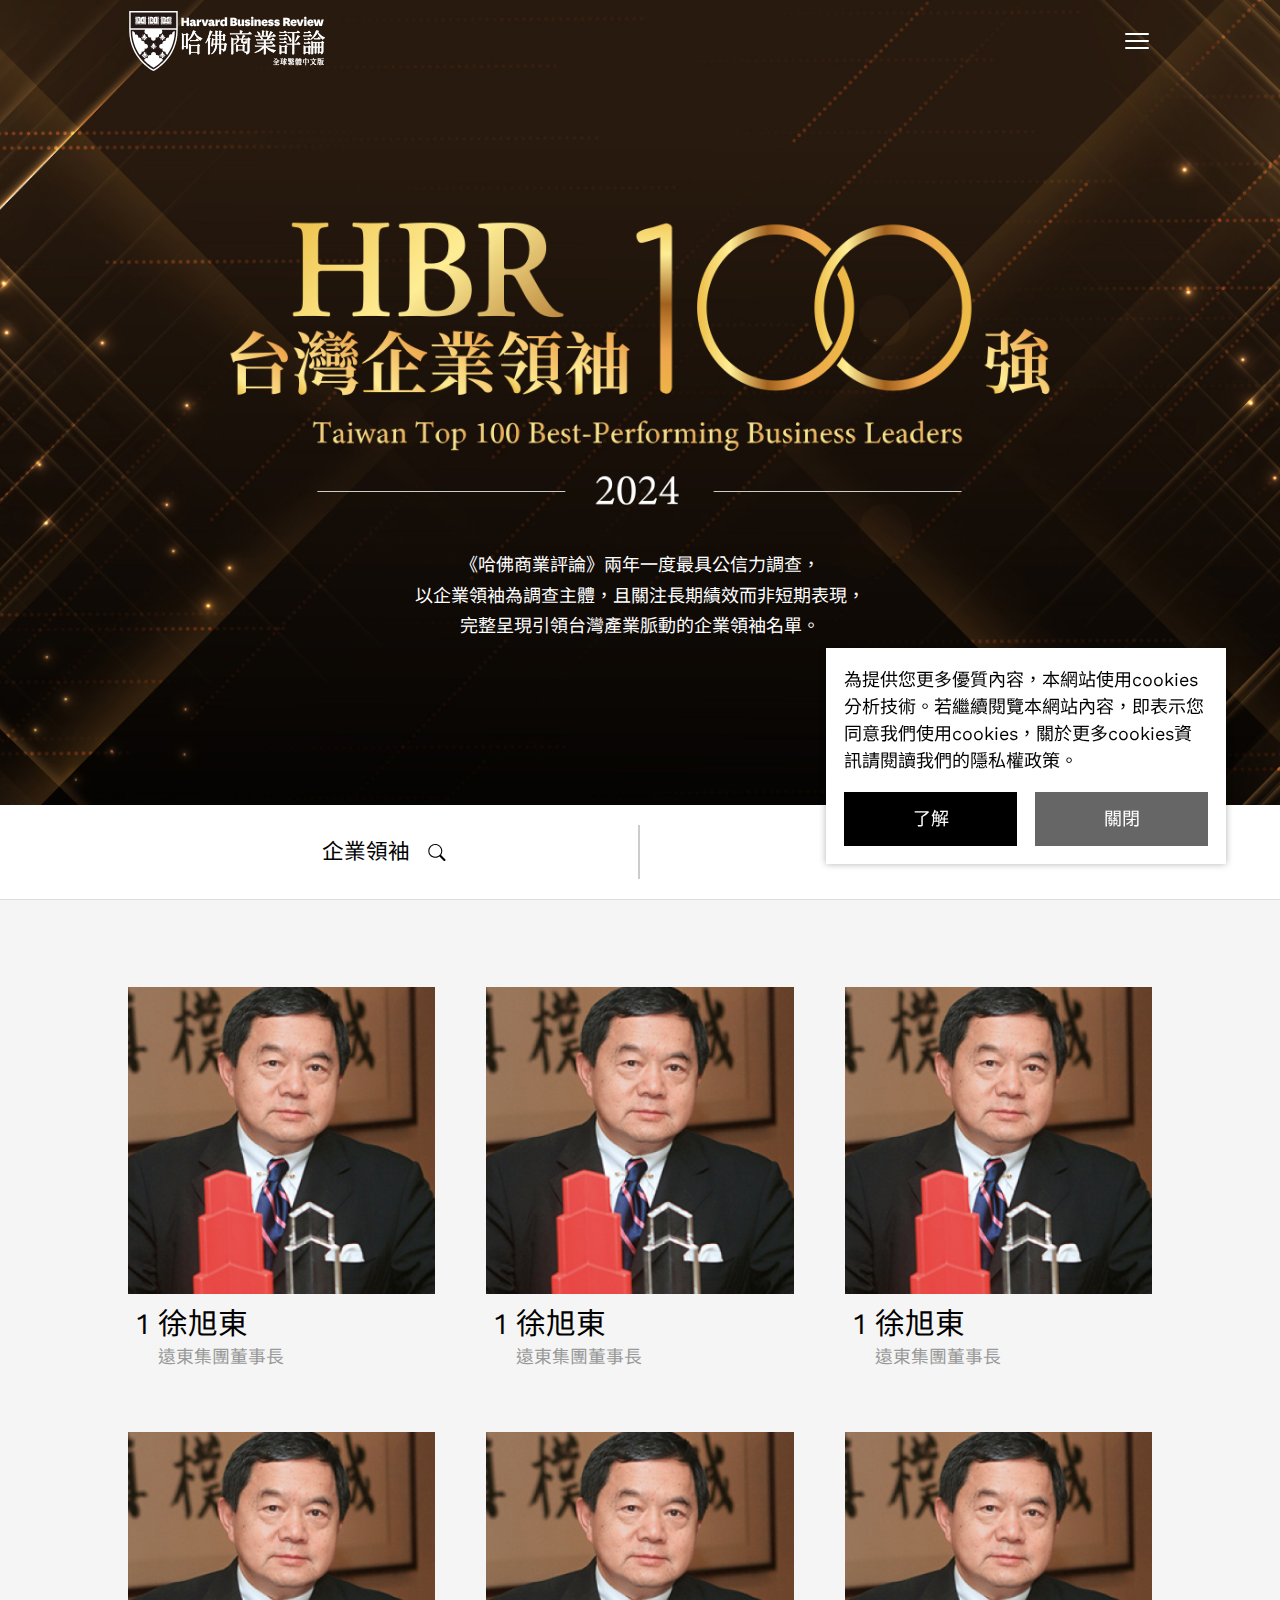
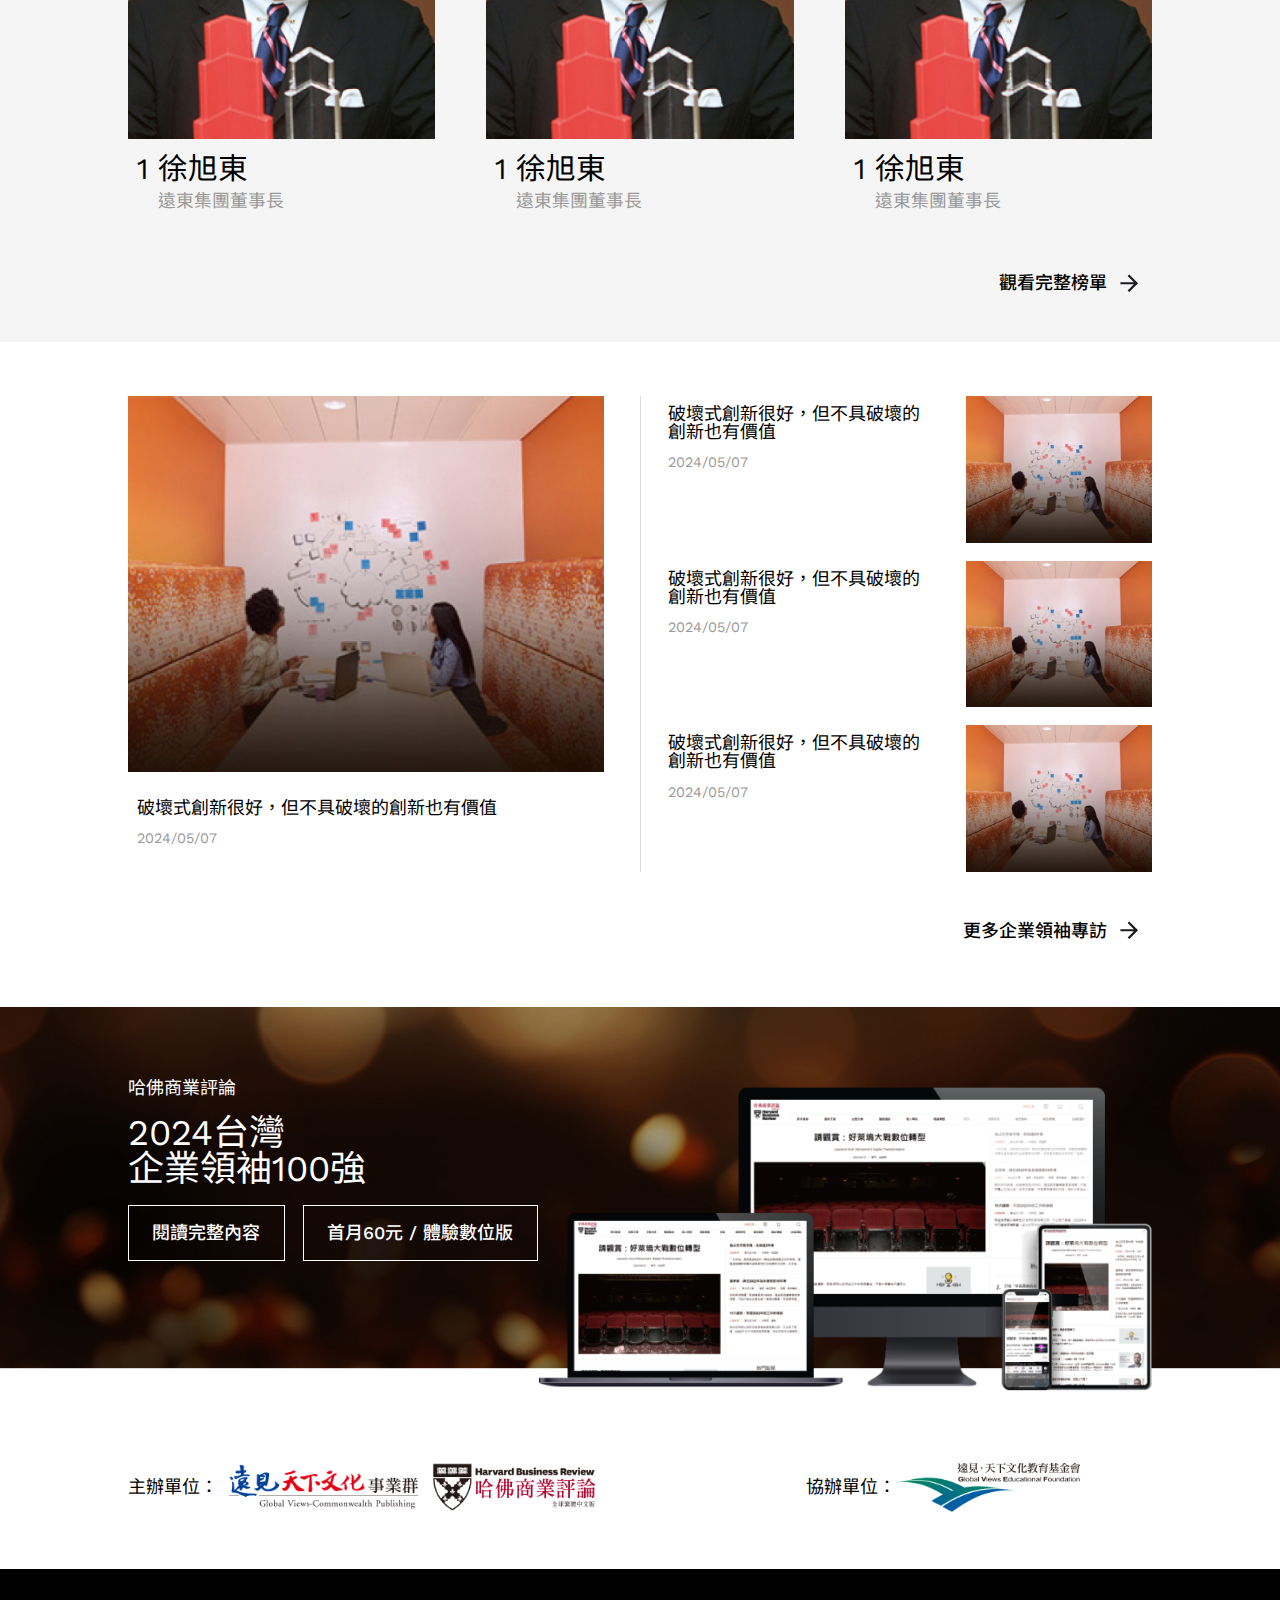
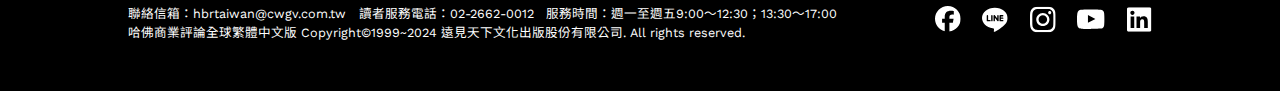
<file: index.html>
<!DOCTYPE html>
<html lang="zh-TW">
<head>
	<meta charset="UTF-8">
	<meta name="viewport" content="width=device-width, initial-scale=1">

	<meta property = "og:type" content="website" />
	<meta property = "og:title" content="HBR台灣企業領袖100強" />
	<meta property = "og:url" content="">
	<meta property = "og:description" content="" >
	<meta property = "og:image" content="img/og_img.jpg" />

	<!-- CSS -->
    <link rel="stylesheet" type="text/css" href="css/reset.min.css">
	<link rel="stylesheet" href="css/swiper-bundle.min.css"/>
	<link rel="stylesheet" type="text/css" href="css/default.css">
	<link rel="stylesheet" type="text/css" href="css/index.css">

	<link rel="icon" href="img/favicon.svg" type="image/x-icon" />

	<!-- js -->
	<script src="js/jquery-3.7.1.min.js"></script>
	<script src="js/swiper-bundle.min.js"></script>
    <script src="js/default.js"></script>

	<title>HBR台灣企業領袖100強</title>
</head>

<body page="index">
   
    <header class="show">
        <div class="logo"><a href="https://www.hbrtaiwan.com/"><img class="origin" src="img/HBR_LOGO.svg"><img class="white" src="img/HBR_LOGO_W.svg"></a></div>
        
        <div class="hem">
            <div class="_t"></div>
            <div class="_m"></div>
            <div class="_b"></div>
        </div>
        <nav>
            <ul class="nav_list">
                <li class="nav_item" caption="index"><a href="index.html"><h2>領袖搜尋</h2></a></li>
                <li class="nav_item" caption="ranking"><a href="ranking.html"><h2>最新榜單</h2></a></li>
                <li class="nav_item" caption="analyze"><a href="analyze.html"><h2>榜單分析</h2></a></li>
                <li class="nav_item" caption="illustrate"><a href="illustrate.html"><h2>評選說明</h2></a></li>
            </ul>
        </nav>
    </header>

    <section id="kv">
        <div class="inner">
            <div class="kv_container">
                <div class="kv_main _animation"></div>
                <div class="kv_content _animation">
                    <p>
                        《哈佛商業評論》兩年一度最具公信力調查，<br>
                        以企業領袖為調查主體，且關注長期績效而非短期表現，<br>
                        完整呈現引領台灣產業脈動的企業領袖名單。
                    </p>
                </div>
            </div>
        </div>

        <div class="filter_bar">
            <div class="inner">
                <dl class="filter_block">
                    <dt>
                        <div class="filter_caption">
                            <div class="_origin">
                                <div class="caption">企業領袖</div><div class="icon"><img src="img/index/icon_search.svg"></div>
                            </div>
                        </div>
                    </dt>
                    <dd>
                        <div class="filter_caption">
                            <div class="_origin _open_filter">
                                <div class="caption">搜尋企業領袖</div>
                                <div class="reset c-gray" onclick="filter_reset()">重置</div>
                                <div class="close"><div class="icon"><img src="img/index/icon_close.svg"></div></div>
                            </div>
                            <div class="_open _open_filter">
                                <div class="search"><input type="text" name="search_leader" placeholder="輸入姓名"><div class="icon"><img src="img/index/icon_search.svg"></div></div>
                                <div class="reset c-gray" onclick="filter_reset()">重置</div>
                                <div class="close"><div class="icon"><img src="img/index/icon_close.svg"></div></div>
                            </div>
                        </div>
                        <dl class="f_category">
                            <dt><div class="f_caption" origin="所有產業" type="type1">所有產業</div><div class="icon"><img src="img/index/icon_arrow.svg"></div></dt>
                            <dd>
                                <dl class="s_category">
                                    <dt><div class="s_caption">大分類1</div></dt>
                                    <dd>
                                        <ul class="list">
                                            <li><label><input type="radio" name="type1" value="航運業">航運業</label></li>
                                            <li><label><input type="radio" name="type1" value="空運業">空運業</label></li>
                                            <li><label><input type="radio" name="type1" value="半導體業">半導體業</label></li>
                                            <li><label><input type="radio" name="type1" value="電腦周邊設備">電腦周邊設備</label></li>
                                            <li><label><input type="radio" name="type1" value="物流業">物流業</label></li>
                                        </ul>
                                    </dd>
                                </dl>
                                <dl class="s_category">
                                    <dt><div class="s_caption">大分類2</div></dt>
                                    <dd>
                                        <ul class="list">
                                            <li><label><input type="radio" name="type1" value="銀行業">銀行業</label></li>
                                            <li><label><input type="radio" name="type1" value="保險業">保險業</label></li>
                                            <li><label><input type="radio" name="type1" value="證券業">證券業</label></li>
                                        </ul>
                                    </dd>
                                </dl>
                            </dd>
                        </dl>

                        <dl class="f_category">
                            <dt><div class="f_caption" origin="所有公司" type="type2">所有公司</div><div class="icon"><img src="img/index/icon_arrow.svg"></div></dt>
                            <dd>
                                <dl class="s_category">
                                    <dt><div class="s_caption">大分類1</div></dt>
                                    <dd>
                                        <ul class="list">
                                            <li><label><input type="radio" name="type2" value="公司小分類1">公司小分類1</label></li>
                                            <li><label><input type="radio" name="type2" value="公司小分類2">公司小分類2</label></li>
                                            <li><label><input type="radio" name="type2" value="公司小分類3">公司小分類3</label></li>
                                        </ul>
                                    </dd>
                                </dl>
                                <dl class="s_category">
                                    <dt><div class="s_caption">大分類2</div></dt>
                                    <dd>
                                        <ul class="list">
                                            <li><label><input type="radio" name="type2" value="公司小分類4">公司小分類4</label></li>
                                            <li><label><input type="radio" name="type2" value="公司小分類5">公司小分類5</label></li>
                                            <li><label><input type="radio" name="type2" value="公司小分類6">公司小分類6</label></li>
                                            <li><label><input type="radio" name="type2" value="公司小分類7">公司小分類7</label></li>
                                            <li><label><input type="radio" name="type2" value="公司小分類8">公司小分類8</label></li>
                                        </ul>
                                    </dd>
                                </dl>
                            </dd>
                        </dl>

                        <dl class="f_category">
                            <dt><div class="f_caption" origin="姓名" type="type3">姓名</div><div class="c-gray">必填</div><div class="icon"><img src="img/index/icon_arrow.svg"></div></dt>
                            <dd>
                                <dl class="s_category">
                                    <dt><div class="s_caption">大分類1</div></dt>
                                    <dd>
                                        <ul class="list">
                                            <li><label><input type="radio" name="type3" value="徐旭東1">徐旭東1</label></li>
                                            <li><label><input type="radio" name="type3" value="徐旭東2">徐旭東2</label></li>
                                            <li><label><input type="radio" name="type3" value="徐旭東3">徐旭東3</label></li>
                                        </ul>
                                    </dd>
                                </dl>
                                <dl class="s_category">
                                    <dt><div class="s_caption">大分類2</div></dt>
                                    <dd>
                                        <ul class="list">
                                            <li><label><input type="radio" name="type3" value="徐旭東4">徐旭東4</label></li>
                                            <li><label><input type="radio" name="type3" value="徐旭東5">徐旭東5</label></li>
                                            <li><label><input type="radio" name="type3" value="徐旭東6">徐旭東6</label></li>
                                            <li><label><input type="radio" name="type3" value="徐旭東7">徐旭東7</label></li>
                                            <li><label><input type="radio" name="type3" value="徐旭東8">徐旭東8</label></li>
                                        </ul>
                                    </dd>
                                </dl>
                            </dd>
                        </dl>
                    </dd>
                </dl>


                <dl class="filter_block">
                    <dt>
                        <div class="filter_caption">
                            <div class="_origin">
                                <div class="caption">年度榜單</div><div class="icon"><img src="img/index/icon_arrow.svg"></div>
                            </div>
                        </div>
                    </dt>
                    <dd>
                        <div class="filter_caption">
                            <div class="_origin _open_filter">
                                <div class="caption">年度榜單</div><div class="close icon"><img src="img/index/icon_close.svg"></div>
                            </div>
                        </div>
                        <ul class="list years">
                            <li><label><input type="radio" name="year" value="2024">2024</label></li>
                            <li><label><input type="radio" name="year" value="2022">2022</label></li>
                            <li><label><input type="radio" name="year" value="2020">2020</label></li>
                            <li><label><input type="radio" name="year" value="2018">2018</label></li>
                            <li><label><input type="radio" name="year" value="2016">2016</label></li>
                        </ul>
                    </dd>
                </dl>
            </div>
        </div>
    </section>

    <section id="character_list">
        <div class="inner">
            <ul class="list flex">
                <li>
                    <a href="leader.html">
                        <div class="photo"><img src="img/index/characters/001.jpg"></div>
                        <div class="content">
                            <div class="index">1</div>
                            <div class="name"><h3>徐旭東</h3></div>
                            <div class="title">遠東集團董事長</div>
                        </div>
                    </a>
                </li>
                <li>
                    <a href="leader.html">
                        <div class="photo"><img src="img/index/characters/001.jpg"></div>
                        <div class="content">
                            <div class="index">1</div>
                            <div class="name"><h3>徐旭東</h3></div>
                            <div class="title">遠東集團董事長</div>
                        </div>
                    </a>
                </li>
                <li>
                    <a href="leader.html">
                        <div class="photo"><img src="img/index/characters/001.jpg"></div>
                        <div class="content">
                            <div class="index">1</div>
                            <div class="name"><h3>徐旭東</h3></div>
                            <div class="title">遠東集團董事長</div>
                        </div>
                    </a>
                </li>
                <li>
                    <a href="leader.html">
                        <div class="photo"><img src="img/index/characters/001.jpg"></div>
                        <div class="content">
                            <div class="index">1</div>
                            <div class="name"><h3>徐旭東</h3></div>
                            <div class="title">遠東集團董事長</div>
                        </div>
                    </a>
                </li>
                <li>
                    <a href="leader.html">
                        <div class="photo"><img src="img/index/characters/001.jpg"></div>
                        <div class="content">
                            <div class="index">1</div>
                            <div class="name"><h3>徐旭東</h3></div>
                            <div class="title">遠東集團董事長</div>
                        </div>
                    </a>
                </li>
                <li>
                    <a href="leader.html">
                        <div class="photo"><img src="img/index/characters/001.jpg"></div>
                        <div class="content">
                            <div class="index">1</div>
                            <div class="name"><h3>徐旭東</h3></div>
                            <div class="title">遠東集團董事長</div>
                        </div>
                    </a>
                </li>
            </ul>
            <div class="cta">
                <div class="cta_btn"><a href="ranking.html">觀看完整榜單 <div class="icon"><img src="img/icon_arrow_full.svg"></div></a></div>
            </div>
        </div>
    </section>

    <section id="special_column">
        <div class="inner ">
            <div class="list_wrap flex">
                <div class="big_side">
                    <a href="" class="column_item">
                        <div class="img"><img src="img/column/01.jpg" alt=""></div>
                        <div class="content">
                            <div class="caption"><h4>破壞式創新很好，但不具破壞的創新也有價值</h4></div>
                            <div class="date">2024/05/07</div>
                        </div>
                    </a>
                </div>
                <div class="list_side">
                    <a href="" class="column_item">
                        <div class="img"><img src="img/column/01.jpg" alt=""></div>
                        <div class="content">
                            <div class="caption"><h4>破壞式創新很好，但不具破壞的創新也有價值</h4></div>
                            <div class="date">2024/05/07</div>
                        </div>
                    </a>
                    <a href="" class="column_item">
                        <div class="img"><img src="img/column/01.jpg" alt=""></div>
                        <div class="content">
                            <div class="caption"><h4>破壞式創新很好，但不具破壞的創新也有價值</h4></div>
                            <div class="date">2024/05/07</div>
                        </div>
                    </a>
                    <a href="" class="column_item">
                        <div class="img"><img src="img/column/01.jpg" alt=""></div>
                        <div class="content">
                            <div class="caption"><h4>破壞式創新很好，但不具破壞的創新也有價值</h4></div>
                            <div class="date">2024/05/07</div>
                        </div>
                    </a>
                    <a href="" class="column_item">
                        <div class="img"><img src="img/column/01.jpg" alt=""></div>
                        <div class="content">
                            <div class="caption"><h4>破壞式創新很好，但不具破壞的創新也有價值</h4></div>
                            <div class="date">2024/05/07</div>
                        </div>
                    </a>
                </div>
            </div>
            <div class="cta">
                <div class="cta_btn"><a href="https://www.hbrtaiwan.com/taiwan-ceo" target="_blank">更多企業領袖專訪 <div class="icon"><img src="img/icon_arrow_full.svg"></div></a></div>
            </div>
        </div>
        
        
    </section>

    <div id="privarite_popup">
        <div class="content">
            <p>為提供您更多優質內容，本網站使用cookies分析技術。若繼續閱覽本網站內容，即表示您同意我們使用cookies，關於更多cookies資訊請閱讀我們的<strong>隱私權政策</strong>。</p>
        </div>
        <div class="confirm">
            <div class="btn _black"><a href="">了解</a></div>
            <div class="btn _gray"><a href="javascript:close_privarite_popup()">關閉</a></div>
        </div>
    </div>

    <footer >
        <div class="content">
            <div class="inner flex">
                <div class="flex_item _main">
                    <div class="subtitle"><h4>哈佛商業評論</h4></div>
                    <div class="title"><h1>2024台灣<br>企業領袖100強</h1></div>
                    <div class="cta flex">
                        <div class="cta_btn"><a href="https://www.hbrtaiwan.com/magazine/HBR193" target="_blank">閱讀完整內容</a></div>
                        <div class="cta_btn"><a href="https://service.hbrtaiwan.com/mall/subscribe" target="_blank">首月60元 / 體驗數位版</a></div>
                    </div>
                </div>
                <div class="flex_item _img">
                    <div class="monitor"><img src="img/footer_monitor.png"></div>
                </div>
            </div>
        </div>
        <div class="organiser">
            <div class="inner flex">
                <div class="_main flex_item">
                    <div class="caption">主辦單位：</div>
                    <div class="logo _01"><img src="img/footer_logo1.png" alt="遠見天下文化事業群"></div>
                    <div class="logo _02"><img src="img/HBRLOGO.png" alt="哈佛商業評論"></div>
                </div>
                <div class="_co flex_item">
                    <div class="caption">協辦單位：</div>
                    <div class="logo _03"><img src="img/footer_logo2.png" alt="遠見-天下文化教育基金會"></div>
                </div>
            </div>
        </div>
        <div class="bottom">
            <div class="inner">
                <div class="info flex">
                    <ul class="footer_infomation">
                        <li>聯絡信箱：hbrtaiwan@cwgv.com.tw​</li>
                        <li>讀者服務電話：02-2662-0012</li>
                        <li>服務時間：週一至週五9:00～12:30；13:30～17:00</li>
                    </ul>
                    <div class="cpr">哈佛商業評論全球繁體中文版 Copyright©1999~2024 遠見天下文化出版股份有限公司. All rights reserved.​</div>
                </div>
                <ul class="social_media flex">
                    <li><a href="https://www.facebook.com/hbrtaiwan" target="_blank" title="Facebook"><img src="img/Social Icons_fb.svg"></a></li>
                    <li><a href="https://line.me/R/ti/p/%40zfc8021l" target="_blank" title="LINE"><img src="img/Social Icons_line.svg"></a></li>
                    <li><a href="https://www.instagram.com/hbrtaiwan" target="_blank" title="Instagram"><img src="img/Social Icons_ig.svg"></a></li>
                    <li><a href="https://www.youtube.com/channel/UCNY32GQOXDAV20ziNZLyXnA" target="_blank" title="YouTube"><img src="img/Social Icons_yt.svg"></a></li>
                    <li><a href="https://tw.linkedin.com/company/hbrtaiwan" target="_blank" title="Linkedin"><img src="img/Social Icons_in.svg"></a></li>
                </ul>
            </div>
        </div>
        
    </footer>
    
    <script src="js/index.js"></script>
</body>

</html>
</file>
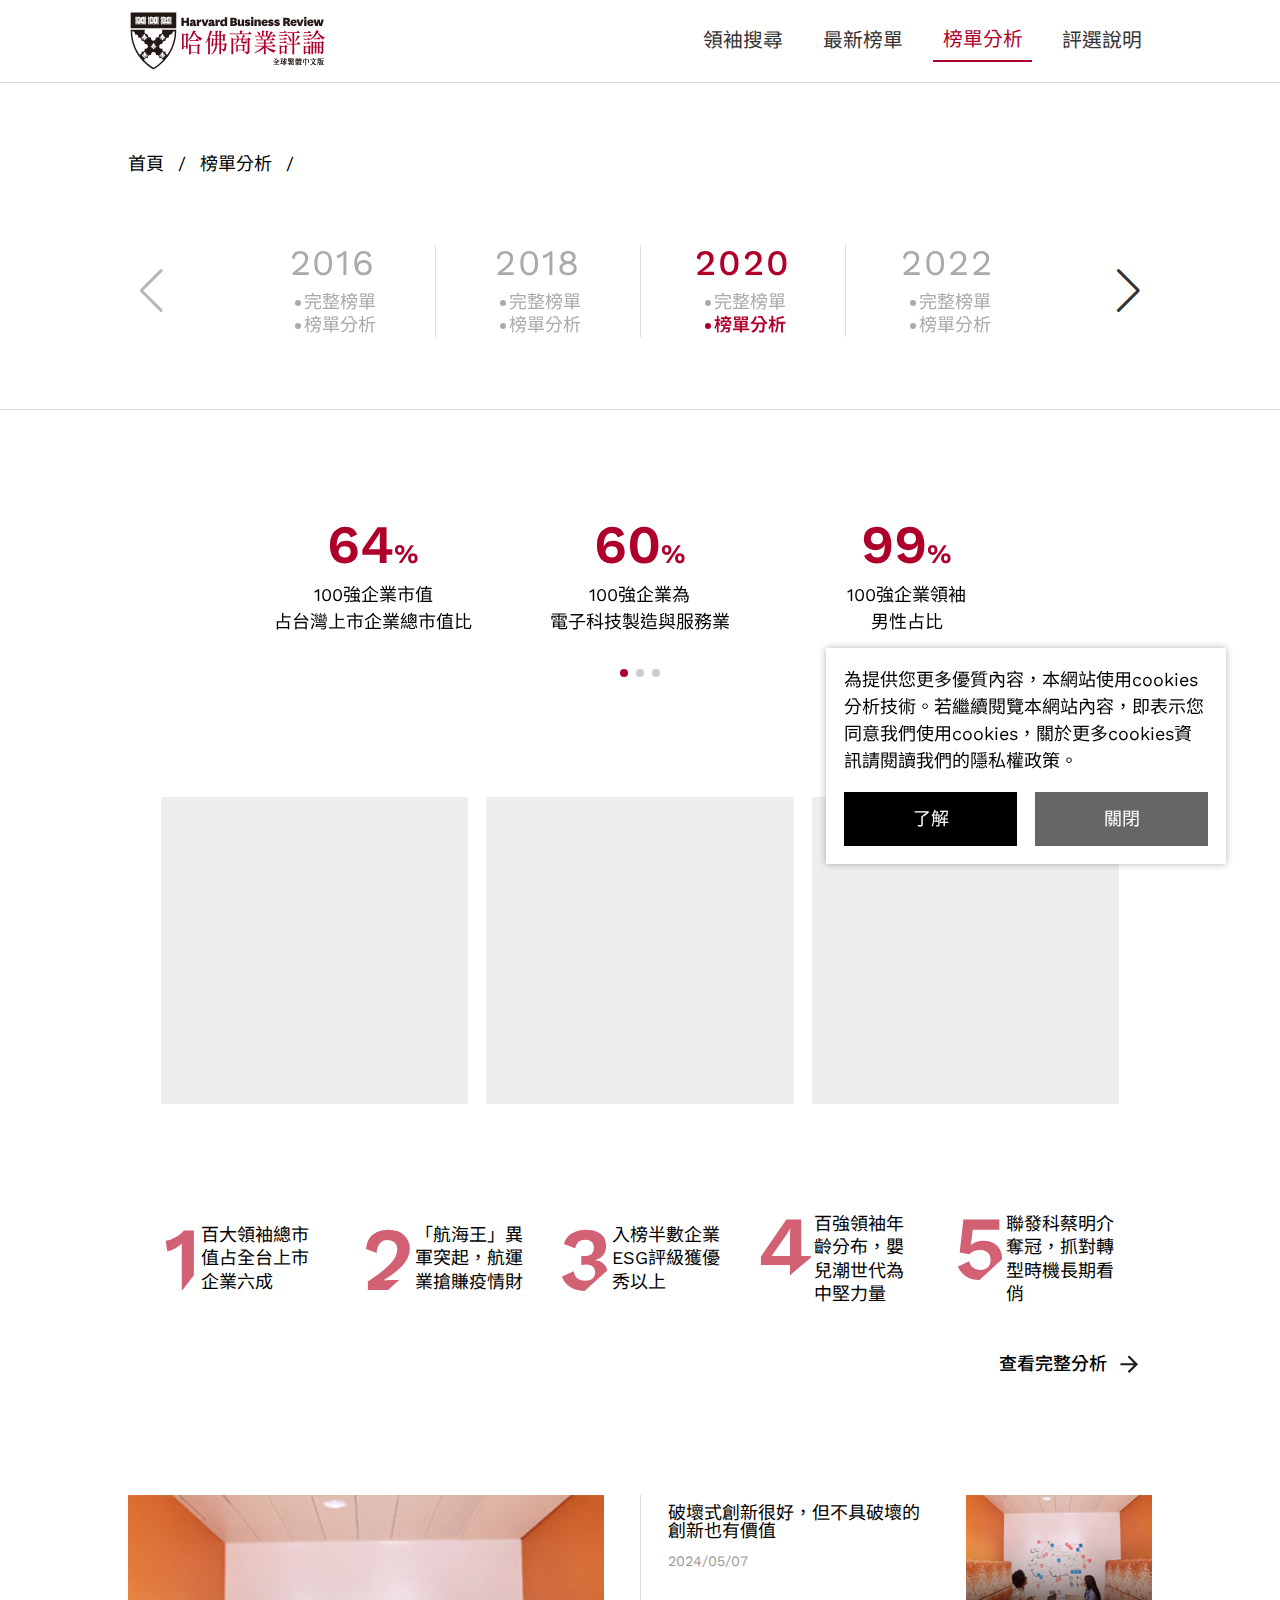
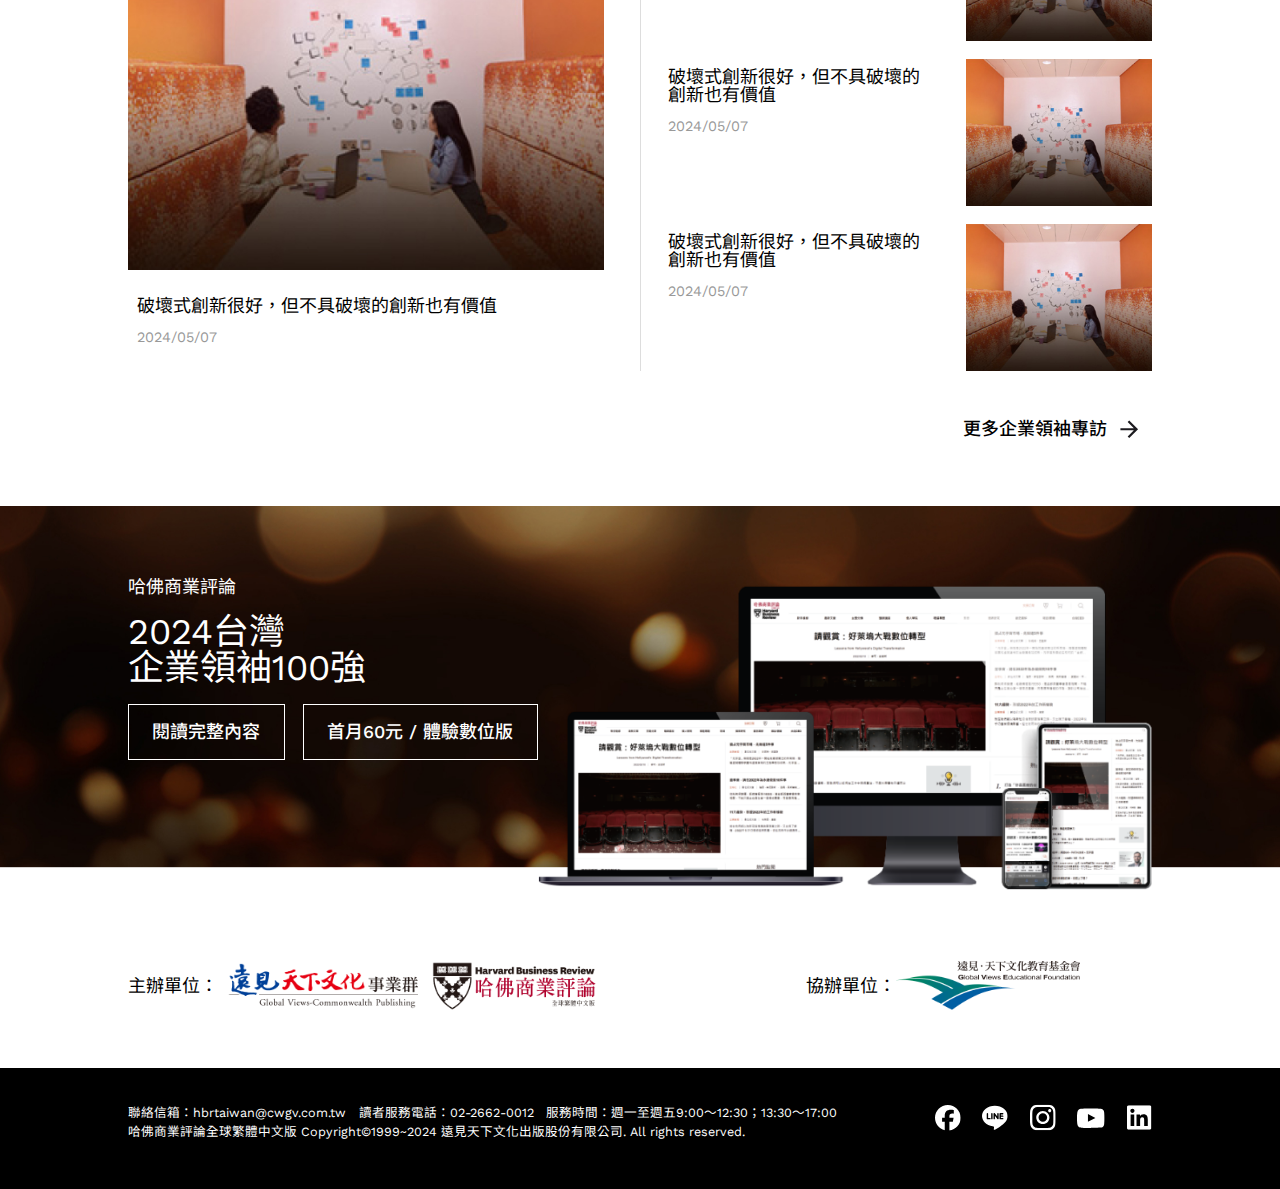
<file: analyze.html>
<!DOCTYPE html>
<html lang="zh-TW">
<head>
	<meta charset="UTF-8">
	<meta name="viewport" content="width=device-width, initial-scale=1">

	<meta property = "og:type" content="website" />
	<meta property = "og:title" content="HBR台灣企業領袖100強" />
	<meta property = "og:url" content="">
	<meta property = "og:description" content="" >
	<meta property = "og:image" content="img/og_img.jpg" />

	<!-- CSS -->
    <link rel="stylesheet" type="text/css" href="css/reset.min.css">
	<link rel="stylesheet" href="css/swiper-bundle.min.css"/>
	<link rel="stylesheet" type="text/css" href="css/default.css">
	<link rel="stylesheet" type="text/css" href="css/analyze.css">

	<link rel="icon" href="img/favicon.svg" type="image/x-icon" />

	<!-- js -->
	<script src="js/jquery-3.7.1.min.js"></script>
	<script src="js/swiper-bundle.min.js"></script>
    <script src="js/default.js"></script>

	<title>HBR台灣企業領袖100強</title>
</head>

<body page="analyze">
   
    <header class="show scroll">
        <div class="logo"><a href="https://www.hbrtaiwan.com/"><img class="origin" src="img/HBR_LOGO.svg"><img class="white" src="img/HBR_LOGO_W.svg"></a></div>
        
        <div class="hem">
            <div class="_t"></div>
            <div class="_m"></div>
            <div class="_b"></div>
        </div>
        <nav>
            <ul class="nav_list">
                <li class="nav_item" caption="index"><a href="index.html"><h2>領袖搜尋</h2></a></li>
                <li class="nav_item" caption="ranking"><a href="ranking.html"><h2>最新榜單</h2></a></li>
                <li class="nav_item" caption="analyze"><a href="analyze.html"><h2>榜單分析</h2></a></li>
                <li class="nav_item" caption="illustrate"><a href="illustrate.html"><h2>評選說明</h2></a></li>
            </ul>
        </nav>
    </header>

    <section id="bread_crumbs">
        <div class="inner">
            <ul class="list">
                <li><a href="index.html">首頁</a></li>
                <li><a href="">榜單分析</a></li>
            </ul>
        </div>
    </section>

    <section id="select_list">
        <div class="inner">
            <div class="swiper _years_list">
                <div class="swiper-wrapper">
                    <div data-hash="slide_2016" class="swiper-slide">
                        <div class="caption">2016</div>
                        <ul class="link_list">
                            <li class=""><a href="ranking.html">完整榜單</a></li>
                            <li class=""><a href="analyze.html#slide_2016">榜單分析</a></li>
                        </ul>
                    </div>
                    <div data-hash="slide_2018" class="swiper-slide">
                        <div class="caption">2018</div>
                        <ul class="link_list">
                            <li class=""><a href="ranking.html">完整榜單</a></li>
                            <li class=""><a href="analyze.html#slide_2018">榜單分析</a></li>
                        </ul>
                    </div>
                    <div data-hash="slide_2020" class="swiper-slide">
                        <div class="caption active">2020</div>
                        <ul class="link_list">
                            <li class=""><a href="ranking.html">完整榜單</a></li>
                            <li class="active"><a href="analyze.html#slide_2020">榜單分析</a></li>
                        </ul>
                    </div>
                    <div data-hash="slide_2022" class="swiper-slide">
                        <div class="caption">2022</div>
                        <ul class="link_list">
                            <li class=""><a href="ranking.html">完整榜單</a></li>
                            <li class=""><a href="analyze.html#slide_2022">榜單分析</a></li>
                        </ul>
                    </div>
                    <div data-hash="slide_2024" class="swiper-slide">
                        <div class="caption">2024</div>
                        <ul class="link_list">
                            <li class=""><a href="ranking.html">完整榜單</a></li>
                            <li class=""><a href="analyze.html#slide_2024">榜單分析</a></li>
                        </ul>
                    </div>
                </div>
            </div>
            
            <div class="swiper-button-prev"></div>
            <div class="swiper-button-next"></div>
        </div>
    </section>

    <section id="data_slide">
        <div class="inner">
            <div class="swiper _data_list">
                <div class="swiper-wrapper">
                    <div class="swiper-slide">
                        <div class="data">64<span class="percent">%</span></div>
                        <div class="content">
                            <p>100強企業市值<br>占台灣上市企業總市值比</p>
                        </div>
                    </div>
                    <div class="swiper-slide">
                        <div class="data">60<span class="percent">%</span></div>
                        <div class="content">
                            <p>100強企業為<br>電子科技製造與服務業</p>
                        </div>
                    </div>
                    <div class="swiper-slide">
                        <div class="data">99<span class="percent">%</span></div>
                        <div class="content">
                            <p>100強企業領袖<br>男性占比</p>
                        </div>
                    </div>
                    <div class="swiper-slide">
                        <div class="data">60<span class="percent">%</span></div>
                        <div class="content">
                            <p>100強企業為<br>電子科技製造與服務業</p>
                        </div>
                    </div>
                    <div class="swiper-slide">
                        <div class="data">99<span class="percent">%</span></div>
                        <div class="content">
                            <p>100強企業領袖<br>男性占比</p>
                        </div>
                    </div>
                </div>
                <div class="swiper-pagination"></div>
            </div>
        </div>
    </section>

    <section id="data_pie">
        <div class="inner flex">
            <div class="flex_item">
                <div class="empty"></div>
            </div>
            <div class="flex_item">
                <div class="empty"></div>
            </div>
            <div class="flex_item">
                <div class="empty"></div>
            </div>
        </div>
    </section>

    <section id="feature">
        <div class="inner">
            <div class="flex_wrap flex">
                <div class="flex_item">
                    <div class="index">1</div>
                    <div class="content"><p>百大領袖總市值占全台上市企業六成</p></div>
                </div>
                <div class="flex_item">
                    <div class="index">2</div>
                    <div class="content"><p>「航海王」異軍突起，航運業搶賺疫情財</p></div>
                </div>
                <div class="flex_item">
                    <div class="index">3</div>
                    <div class="content"><p>入榜半數企業ESG評級獲優秀以上</p></div>
                </div>
                <div class="flex_item">
                    <div class="index">4</div>
                    <div class="content"><p>百強領袖年齡分布，嬰兒潮世代為中堅力量</p></div>
                </div>
                <div class="flex_item">
                    <div class="index">5</div>
                    <div class="content"><p>聯發科蔡明介奪冠，抓對轉型時機長期看俏</p></div>
                </div>
            </div>

            <div class="cta">
                <div class="cta_btn"><a href="">查看完整分析 <div class="icon"><img src="img/icon_arrow_full.svg"></div></a></div>
            </div>
        </div>
    </section>




    <section id="special_column">
        <div class="inner ">
            <div class="list_wrap flex">
                <div class="big_side">
                    <a href="" class="column_item">
                        <div class="img"><img src="img/column/01.jpg" alt=""></div>
                        <div class="content">
                            <div class="caption"><h4>破壞式創新很好，但不具破壞的創新也有價值</h4></div>
                            <div class="date">2024/05/07</div>
                        </div>
                    </a>
                </div>
                <div class="list_side">
                    <a href="" class="column_item">
                        <div class="img"><img src="img/column/01.jpg" alt=""></div>
                        <div class="content">
                            <div class="caption"><h4>破壞式創新很好，但不具破壞的創新也有價值</h4></div>
                            <div class="date">2024/05/07</div>
                        </div>
                    </a>
                    <a href="" class="column_item">
                        <div class="img"><img src="img/column/01.jpg" alt=""></div>
                        <div class="content">
                            <div class="caption"><h4>破壞式創新很好，但不具破壞的創新也有價值</h4></div>
                            <div class="date">2024/05/07</div>
                        </div>
                    </a>
                    <a href="" class="column_item">
                        <div class="img"><img src="img/column/01.jpg" alt=""></div>
                        <div class="content">
                            <div class="caption"><h4>破壞式創新很好，但不具破壞的創新也有價值</h4></div>
                            <div class="date">2024/05/07</div>
                        </div>
                    </a>
                    <a href="" class="column_item">
                        <div class="img"><img src="img/column/01.jpg" alt=""></div>
                        <div class="content">
                            <div class="caption"><h4>破壞式創新很好，但不具破壞的創新也有價值</h4></div>
                            <div class="date">2024/05/07</div>
                        </div>
                    </a>
                </div>
            </div>
            <div class="cta">
                <div class="cta_btn"><a href="https://www.hbrtaiwan.com/taiwan-ceo" target="_blank">更多企業領袖專訪 <div class="icon"><img src="img/icon_arrow_full.svg"></div></a></div>
            </div>
        </div>
        
        
    </section>

    <div id="privarite_popup">
        <div class="content">
            <p>為提供您更多優質內容，本網站使用cookies分析技術。若繼續閱覽本網站內容，即表示您同意我們使用cookies，關於更多cookies資訊請閱讀我們的<strong>隱私權政策</strong>。</p>
        </div>
        <div class="confirm">
            <div class="btn _black"><a href="">了解</a></div>
            <div class="btn _gray"><a href="javascript:close_privarite_popup()">關閉</a></div>
        </div>
    </div>

    <footer >
        <div class="content">
            <div class="inner flex">
                <div class="flex_item _main">
                    <div class="subtitle"><h4>哈佛商業評論</h4></div>
                    <div class="title"><h1>2024台灣<br>企業領袖100強</h1></div>
                    <div class="cta flex">
                        <div class="cta_btn"><a href="https://www.hbrtaiwan.com/magazine/HBR193" target="_blank">閱讀完整內容</a></div>
                        <div class="cta_btn"><a href="https://service.hbrtaiwan.com/mall/subscribe" target="_blank">首月60元 / 體驗數位版</a></div>
                    </div>
                </div>
                <div class="flex_item _img">
                    <div class="monitor"><img src="img/footer_monitor.png"></div>
                </div>
            </div>
        </div>
        <div class="organiser">
            <div class="inner flex">
                <div class="_main flex_item">
                    <div class="caption">主辦單位：</div>
                    <div class="logo _01"><img src="img/footer_logo1.png" alt="遠見天下文化事業群"></div>
                    <div class="logo _02"><img src="img/HBRLOGO.png" alt="哈佛商業評論"></div>
                </div>
                <div class="_co flex_item">
                    <div class="caption">協辦單位：</div>
                    <div class="logo _03"><img src="img/footer_logo2.png" alt="遠見-天下文化教育基金會"></div>
                </div>
            </div>
        </div>
        <div class="bottom">
            <div class="inner">
                <div class="info flex">
                    <ul class="footer_infomation">
                        <li>聯絡信箱：hbrtaiwan@cwgv.com.tw​</li>
                        <li>讀者服務電話：02-2662-0012</li>
                        <li>服務時間：週一至週五9:00～12:30；13:30～17:00</li>
                    </ul>
                    <div class="cpr">哈佛商業評論全球繁體中文版 Copyright©1999~2024 遠見天下文化出版股份有限公司. All rights reserved.​</div>
                </div>
                <ul class="social_media flex">
                    <li><a href="https://www.facebook.com/hbrtaiwan" target="_blank" title="Facebook"><img src="img/Social Icons_fb.svg"></a></li>
                    <li><a href="https://line.me/R/ti/p/%40zfc8021l" target="_blank" title="LINE"><img src="img/Social Icons_line.svg"></a></li>
                    <li><a href="https://www.instagram.com/hbrtaiwan" target="_blank" title="Instagram"><img src="img/Social Icons_ig.svg"></a></li>
                    <li><a href="https://www.youtube.com/channel/UCNY32GQOXDAV20ziNZLyXnA" target="_blank" title="YouTube"><img src="img/Social Icons_yt.svg"></a></li>
                    <li><a href="https://tw.linkedin.com/company/hbrtaiwan" target="_blank" title="Linkedin"><img src="img/Social Icons_in.svg"></a></li>
                </ul>
            </div>
        </div>
        
    </footer>
    

    <script>
        const years_swiper = new Swiper('._years_list', {
            loop: false,
            slidesPerView: 1,
            spaceBetween: 0,
            watchSlidesProgress: true,
            hashNavigation: {
                watchState: true,
            },
            navigation: {
                nextEl: '#select_list .swiper-button-next',
                prevEl: '#select_list .swiper-button-prev',
            },
            breakpoints: {
                500: {
                    slidesPerView: 2,
                    spaceBetween: 0,
                },
                768: {
                    slidesPerView: 3,
                    spaceBetween: 0,
                },
                1080: {
                    slidesPerView: 4,
                    spaceBetween: 0,
                },
            },
        });

        const data_swiper = new Swiper('._data_list', {
            loop: false,
            slidesPerView: 1,
            spaceBetween: 0,
            watchSlidesProgress: true,
            
            pagination: {
                el: ".swiper-pagination",
            },
            breakpoints: {
                500: {
                    slidesPerView: 1,
                    spaceBetween: 0,
                },
                768: {
                    slidesPerView: 2,
                    spaceBetween: 0,
                },
                1080: {
                    slidesPerView: 3,
                    spaceBetween: 0,
                },
            },
        });
    </script>
</body>

</html>
</file>
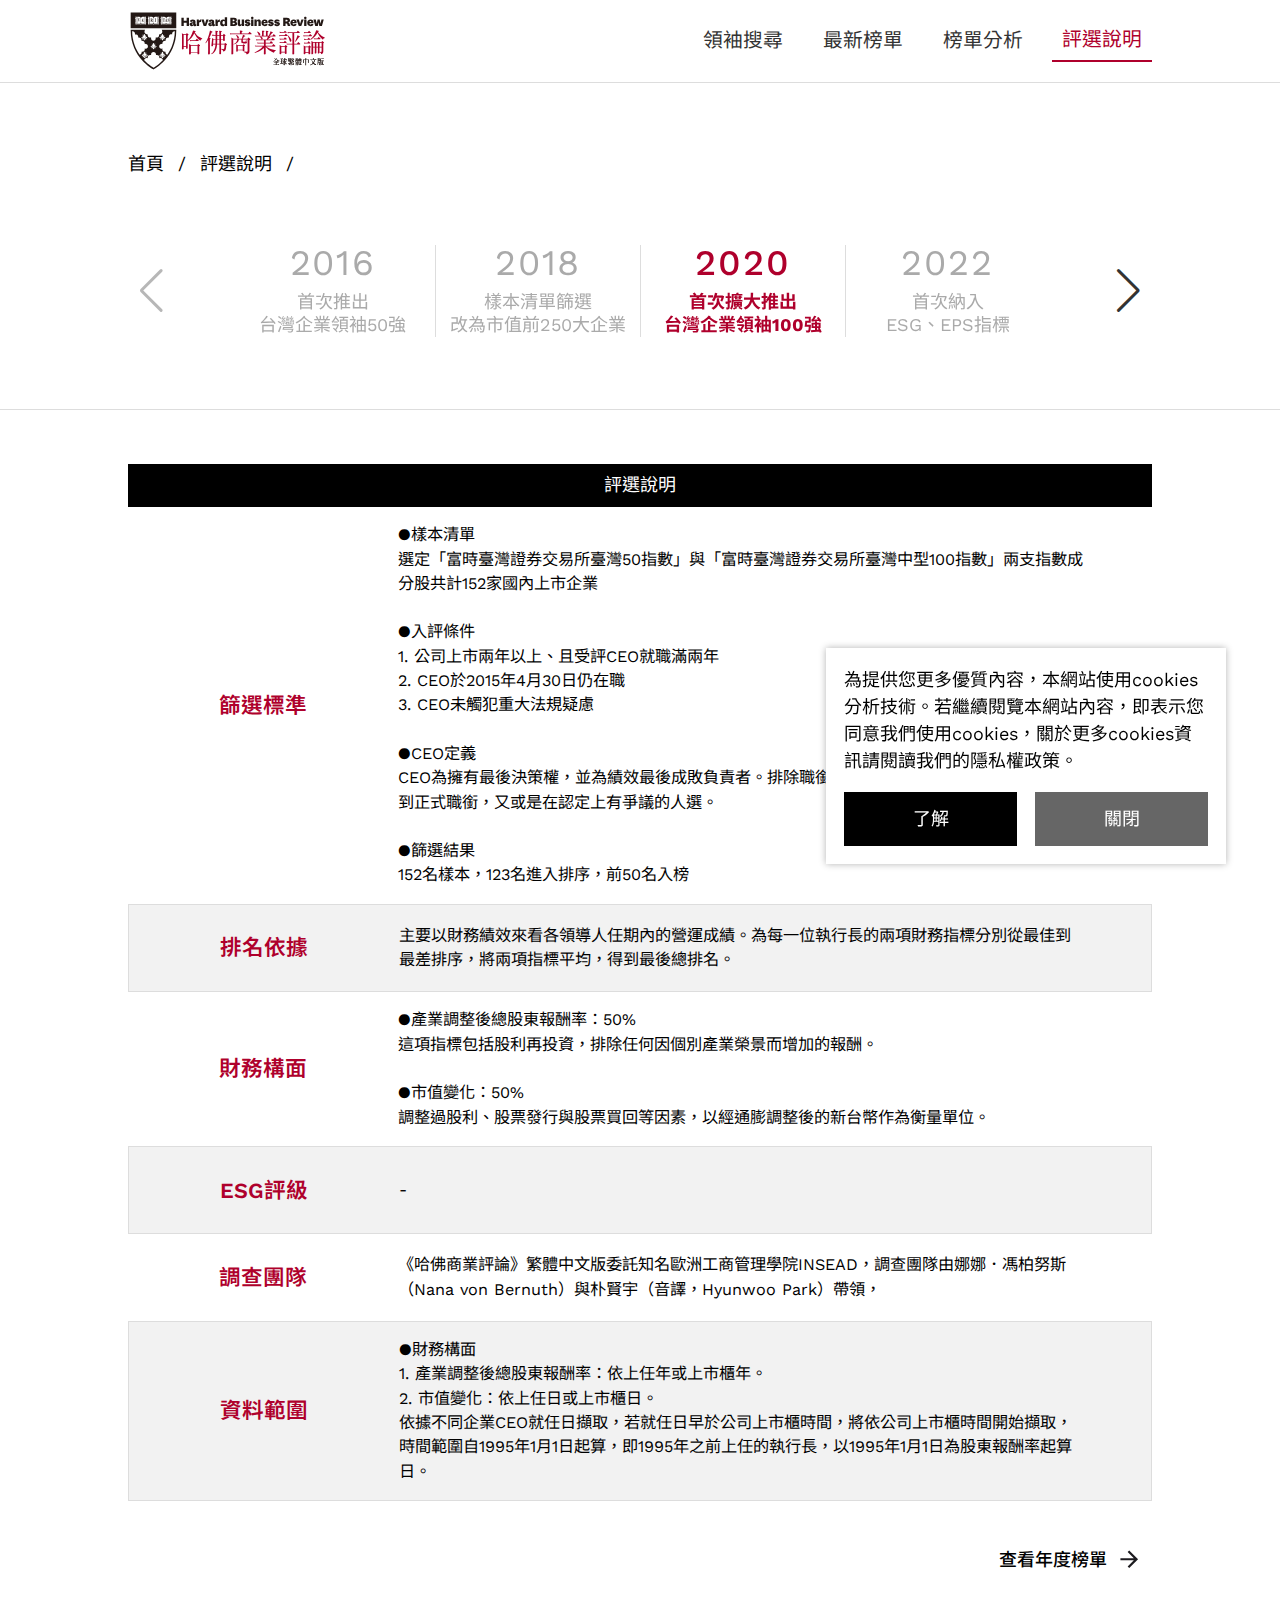
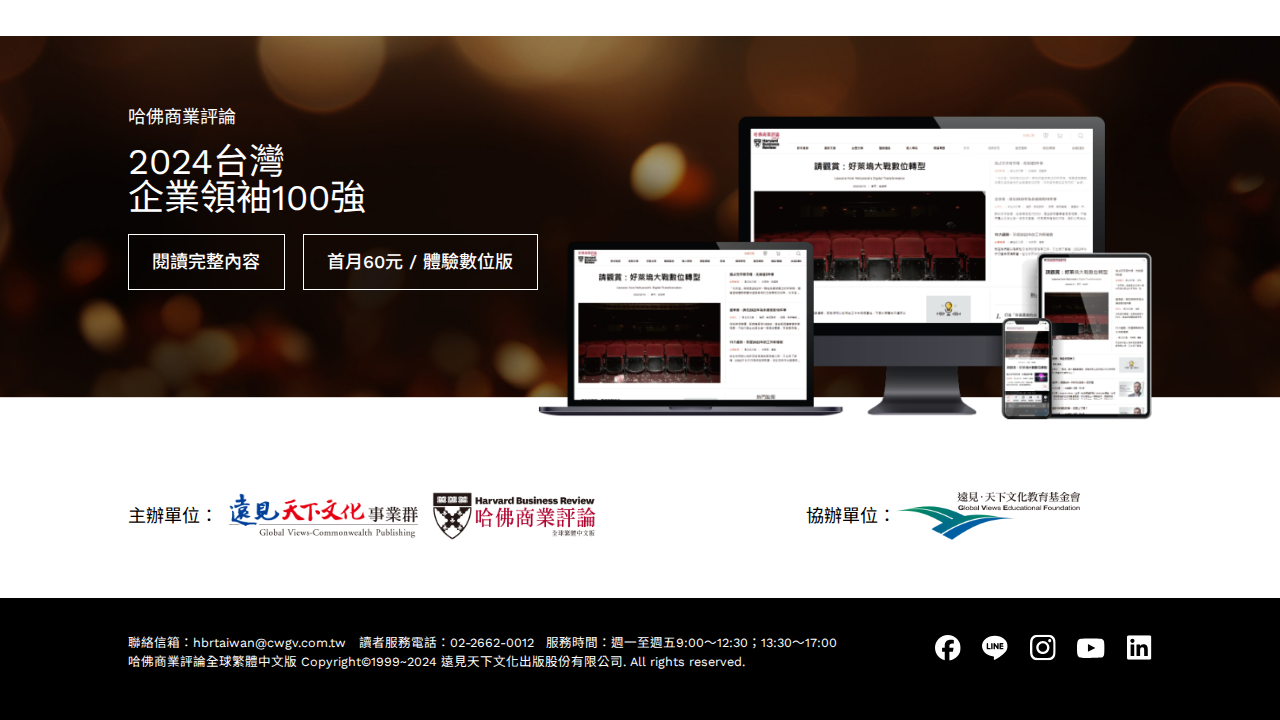
<file: illustrate.html>
<!DOCTYPE html>
<html lang="zh-TW">
<head>
	<meta charset="UTF-8">
	<meta name="viewport" content="width=device-width, initial-scale=1">

	<meta property = "og:type" content="website" />
	<meta property = "og:title" content="HBR台灣企業領袖100強" />
	<meta property = "og:url" content="">
	<meta property = "og:description" content="" >
	<meta property = "og:image" content="img/og_img.jpg" />

	<!-- CSS -->
    <link rel="stylesheet" type="text/css" href="css/reset.min.css">
	<link rel="stylesheet" href="css/swiper-bundle.min.css"/>
	<link rel="stylesheet" type="text/css" href="css/default.css">
	<link rel="stylesheet" type="text/css" href="css/illustrate.css">

	<link rel="icon" href="img/favicon.svg" type="image/x-icon" />

	<!-- js -->
	<script src="js/jquery-3.7.1.min.js"></script>
	<script src="js/swiper-bundle.min.js"></script>
    <script src="js/default.js"></script>

	<title>HBR台灣企業領袖100強</title>
</head>

<body page="illustrate">
   
    <header class="show scroll">
        <div class="logo"><a href="https://www.hbrtaiwan.com/"><img class="origin" src="img/HBR_LOGO.svg"><img class="white" src="img/HBR_LOGO_W.svg"></a></div>
        
        <div class="hem">
            <div class="_t"></div>
            <div class="_m"></div>
            <div class="_b"></div>
        </div>
        <nav>
            <ul class="nav_list">
                <li class="nav_item" caption="index"><a href="index.html"><h2>領袖搜尋</h2></a></li>
                <li class="nav_item" caption="ranking"><a href="ranking.html"><h2>最新榜單</h2></a></li>
                <li class="nav_item" caption="analyze"><a href="analyze.html"><h2>榜單分析</h2></a></li>
                <li class="nav_item" caption="illustrate"><a href="illustrate.html"><h2>評選說明</h2></a></li>
            </ul>
        </nav>
    </header>

    <section id="bread_crumbs">
        <div class="inner">
            <ul class="list">
                <li><a href="index.html">首頁</a></li>
                <li><a href="">評選說明</a></li>
            </ul>
        </div>
    </section>

    <section id="select_list">
        <div class="inner">
            <div class="swiper _years_list">
                <div class="swiper-wrapper">
                    <a data-hash="slide_2016" class="swiper-slide" href="#slide_2016">
                        <div class="caption">2016</div>
                        <div class="content">
                            <p>首次推出<br>台灣企業領袖50強</p>
                        </div>
                    </a>
                    <a data-hash="slide_2018" class="swiper-slide" href="#slide_2018">
                        <div class="caption">2018</div>
                        <div class="content">
                            <p>樣本清單篩選<br>改為市值前250大企業</p>
                        </div>
                    </a>
                    <a data-hash="slide_2020" class="swiper-slide" href="#slide_2020">
                        <div class="caption active">2020</div>
                        <div class="content active">
                            <p>首次擴大推出<br>台灣企業領袖100強</p>
                        </div>
                    </a>
                    <a data-hash="slide_2022" class="swiper-slide" href="#slide_2022">
                        <div class="caption">2022</div>
                        <div class="content">
                            <p>首次納入<br>ESG、EPS指標</p>
                        </div>
                    </a>
                    <a data-hash="slide_2024" class="swiper-slide" href="#slide_2024">
                        <div class="caption">2024</div>
                        <div class="content">
                            <p><br>重大變革</p>
                        </div>
                    </a>
                </div>
            </div>
            
            <div class="swiper-button-prev"></div>
            <div class="swiper-button-next"></div>
        </div>
    </section>

    <section id="rules">
        <div class="inner _content">
            <div class="rules_caption"><h2>評選說明</h2></div>
            <dl>
                <dt><div class="caption"><h3>篩選標準</h3></div></dt>
                <dd>
                    <p>
                        ●樣本清單<br>
                        選定「富時臺灣證券交易所臺灣50指數」與「富時臺灣證券交易所臺灣中型100指數」兩支指數成分股共計152家國內上市企業
                    </p>
                    <p>
                        ●入評條件<br>
                        1. 公司上市兩年以上、且受評CEO就職滿兩年<br>
                        2. CEO於2015年4月30日仍在職<br>
                        3. CEO未觸犯重大法規疑慮
                    </p>
                    <p>
                        ●CEO定義<br>
                        CEO為擁有最後決策權，並為績效最後成敗負責者。排除職銜非董事長、總經理，或企業年報找不到正式職銜，又或是在認定上有爭議的人選。
                    </p>
                    <p>
                        ●篩選結果<br>
                        152名樣本，123名進入排序，前50名入榜
                    </p>
                </dd>
            </dl>
            <dl>
                <dt><div class="caption"><h3>排名依據</h3></div></dt>
                <dd>
                    <p>
                        主要以財務績效來看各領導人任期內的營運成績。為每一位執行長的兩項財務指標分別從最佳到最差排序，將兩項指標平均，得到最後總排名。
                    </p>
                </dd>
            </dl>
            <dl>
                <dt><div class="caption"><h3>財務構面</h3></div></dt>
                <dd>
                    <p>
                        ●產業調整後總股東報酬率：50%<br>
                        這項指標包括股利再投資，排除任何因個別產業榮景而增加的報酬。
                    </p>
                    <p>
                        ●市值變化：50%<br>
                        調整過股利、股票發行與股票買回等因素，以經通膨調整後的新台幣作為衡量單位。
                    </p>
                </dd>
            </dl>
            <dl>
                <dt><div class="caption"><h3>ESG評級</h3></div></dt>
                <dd>
                    <p>-</p>
                </dd>
            </dl>
            <dl>
                <dt><div class="caption"><h3>調查團隊</h3></div></dt>
                <dd>
                    <p>
                        《哈佛商業評論》繁體中文版委託知名歐洲工商管理學院INSEAD，調查團隊由娜娜．馮柏努斯（Nana von Bernuth）與朴賢宇（音譯，Hyunwoo Park）帶領，
                    </p>
                </dd>
            </dl>
            <dl>
                <dt><div class="caption"><h3>資料範圍</h3></div></dt>
                <dd>
                    <p>
                        ●財務構面<br>
                        1. 產業調整後總股東報酬率：依上任年或上市櫃年。<br>
                        2. 市值變化：依上任日或上市櫃日。<br>
                        依據不同企業CEO就任日擷取，若就任日早於公司上市櫃時間，將依公司上市櫃時間開始擷取，時間範圍自1995年1月1日起算，即1995年之前上任的執行長，以1995年1月1日為股東報酬率起算日。
                    </p>
                </dd>
            </dl>
        </div>
        <div class="inner _cta">
            <div class="cta">
                <div class="cta_btn"><a href="ranking.html">查看年度榜單 <div class="icon"><img src="img/icon_arrow_full.svg"></div></a></div>
            </div>
        </div>
    </section>



    <div id="privarite_popup">
        <div class="content">
            <p>為提供您更多優質內容，本網站使用cookies分析技術。若繼續閱覽本網站內容，即表示您同意我們使用cookies，關於更多cookies資訊請閱讀我們的<strong>隱私權政策</strong>。</p>
        </div>
        <div class="confirm">
            <div class="btn _black"><a href="">了解</a></div>
            <div class="btn _gray"><a href="javascript:close_privarite_popup()">關閉</a></div>
        </div>
    </div>

    <footer >
        <div class="content">
            <div class="inner flex">
                <div class="flex_item _main">
                    <div class="subtitle"><h4>哈佛商業評論</h4></div>
                    <div class="title"><h1>2024台灣<br>企業領袖100強</h1></div>
                    <div class="cta flex">
                        <div class="cta_btn"><a href="https://www.hbrtaiwan.com/magazine/HBR193" target="_blank">閱讀完整內容</a></div>
                        <div class="cta_btn"><a href="https://service.hbrtaiwan.com/mall/subscribe" target="_blank">首月60元 / 體驗數位版</a></div>
                    </div>
                </div>
                <div class="flex_item _img">
                    <div class="monitor"><img src="img/footer_monitor.png"></div>
                </div>
            </div>
        </div>
        <div class="organiser">
            <div class="inner flex">
                <div class="_main flex_item">
                    <div class="caption">主辦單位：</div>
                    <div class="logo _01"><img src="img/footer_logo1.png" alt="遠見天下文化事業群"></div>
                    <div class="logo _02"><img src="img/HBRLOGO.png" alt="哈佛商業評論"></div>
                </div>
                <div class="_co flex_item">
                    <div class="caption">協辦單位：</div>
                    <div class="logo _03"><img src="img/footer_logo2.png" alt="遠見-天下文化教育基金會"></div>
                </div>
            </div>
        </div>
        <div class="bottom">
            <div class="inner">
                <div class="info flex">
                    <ul class="footer_infomation">
                        <li>聯絡信箱：hbrtaiwan@cwgv.com.tw​</li>
                        <li>讀者服務電話：02-2662-0012</li>
                        <li>服務時間：週一至週五9:00～12:30；13:30～17:00</li>
                    </ul>
                    <div class="cpr">哈佛商業評論全球繁體中文版 Copyright©1999~2024 遠見天下文化出版股份有限公司. All rights reserved.​</div>
                </div>
                <ul class="social_media flex">
                    <li><a href="https://www.facebook.com/hbrtaiwan" target="_blank" title="Facebook"><img src="img/Social Icons_fb.svg"></a></li>
                    <li><a href="https://line.me/R/ti/p/%40zfc8021l" target="_blank" title="LINE"><img src="img/Social Icons_line.svg"></a></li>
                    <li><a href="https://www.instagram.com/hbrtaiwan" target="_blank" title="Instagram"><img src="img/Social Icons_ig.svg"></a></li>
                    <li><a href="https://www.youtube.com/channel/UCNY32GQOXDAV20ziNZLyXnA" target="_blank" title="YouTube"><img src="img/Social Icons_yt.svg"></a></li>
                    <li><a href="https://tw.linkedin.com/company/hbrtaiwan" target="_blank" title="Linkedin"><img src="img/Social Icons_in.svg"></a></li>
                </ul>
            </div>
        </div>
        
    </footer>
    

    <script>
        const years_swiper = new Swiper('._years_list', {
            loop: false,
            slidesPerView: 1,
            spaceBetween: 0,
            watchSlidesProgress: true,
            hashNavigation: {
                watchState: true,
            },
            navigation: {
                nextEl: '#select_list .swiper-button-next',
                prevEl: '#select_list .swiper-button-prev',
            },
            breakpoints: {
                500: {
                    slidesPerView: 2,
                    spaceBetween: 0,
                },
                768: {
                    slidesPerView: 3,
                    spaceBetween: 0,
                },
                1080: {
                    slidesPerView: 4,
                    spaceBetween: 0,
                },
            },
        });
    </script>
</body>

</html>
</file>
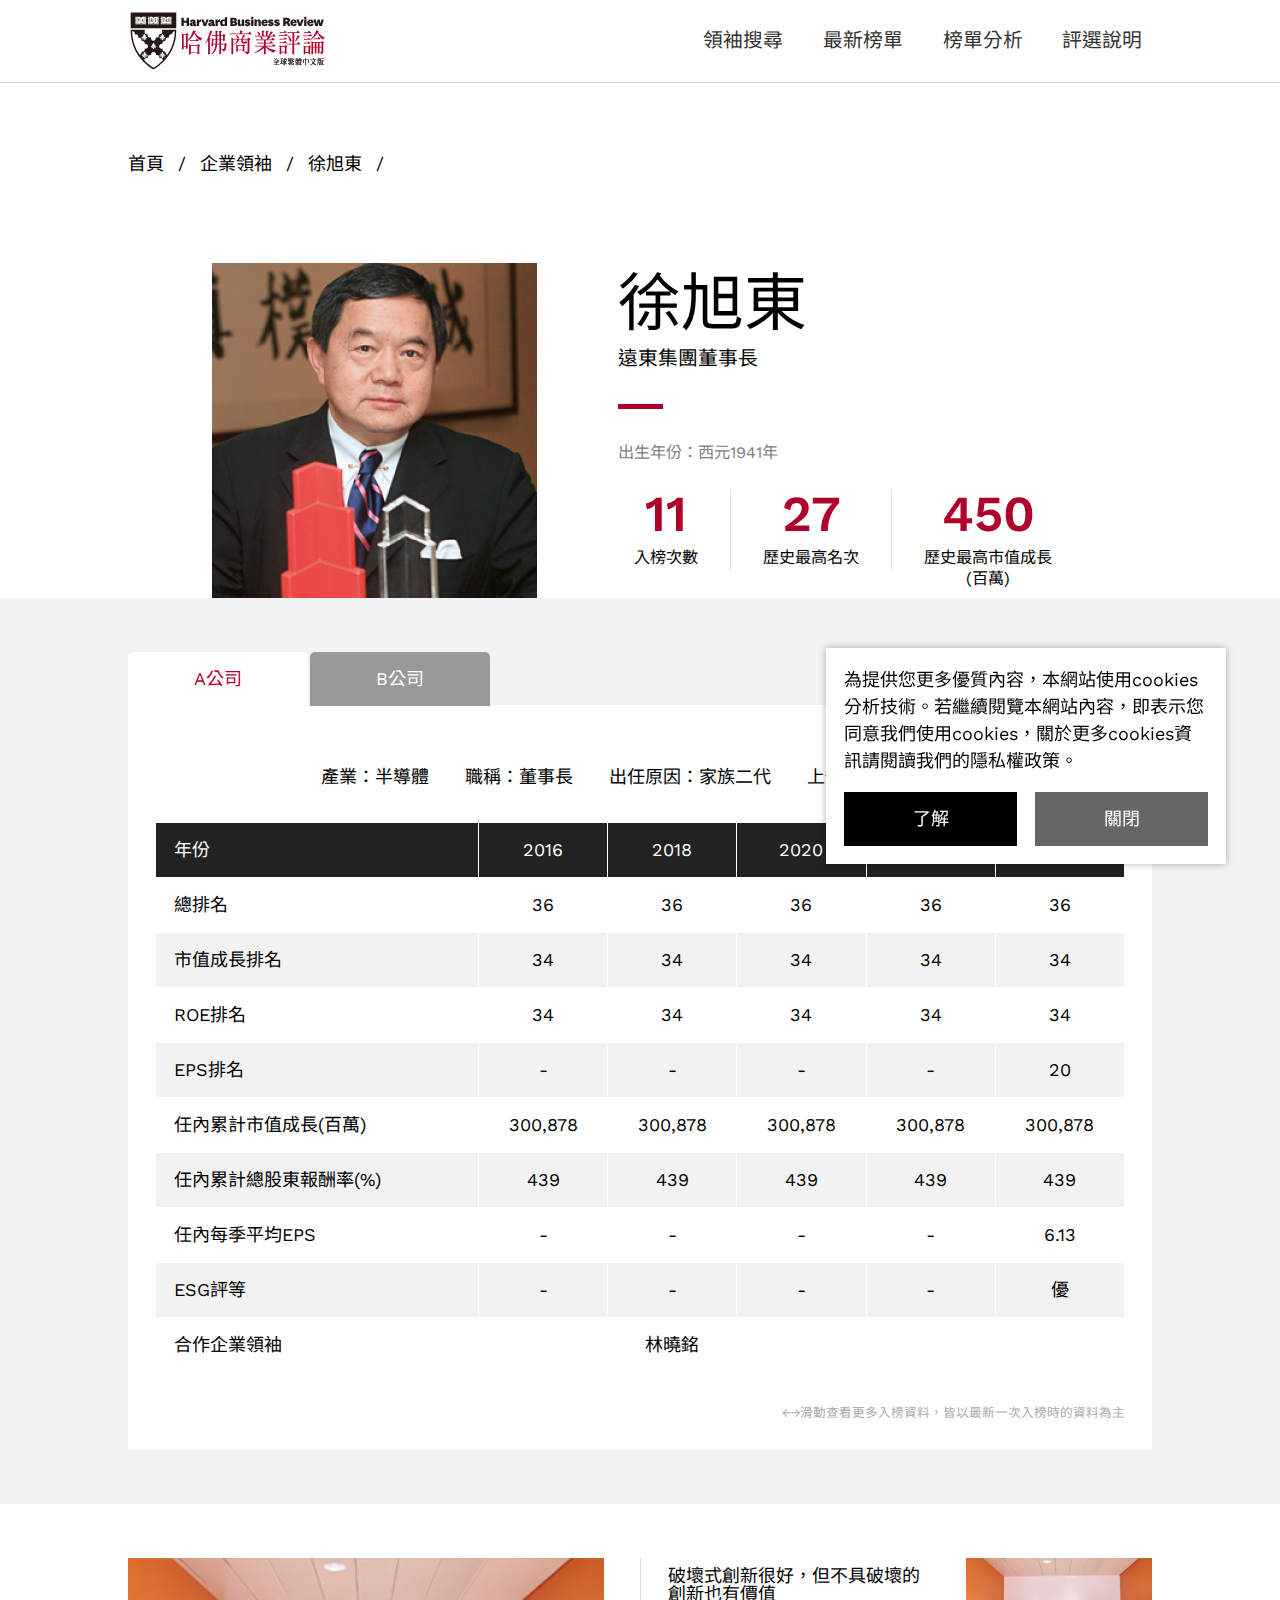
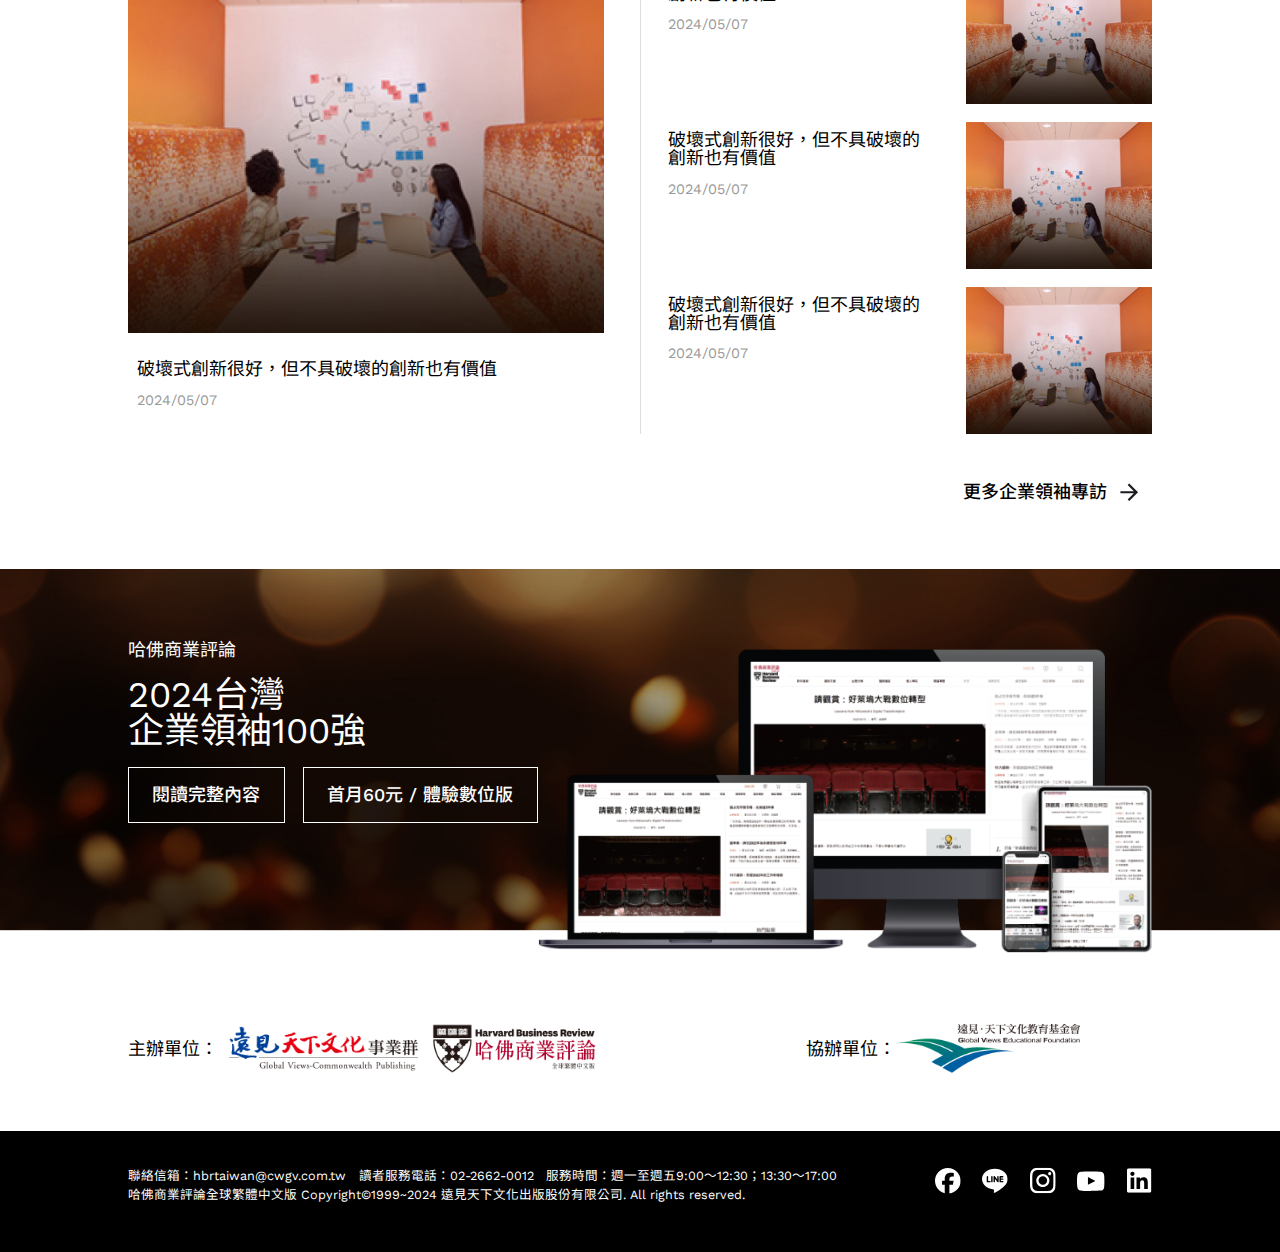
<file: leader.html>
<!DOCTYPE html>
<html lang="zh-TW">
<head>
	<meta charset="UTF-8">
	<meta name="viewport" content="width=device-width, initial-scale=1">

	<meta property = "og:type" content="website" />
	<meta property = "og:title" content="HBR台灣企業領袖100強" />
	<meta property = "og:url" content="">
	<meta property = "og:description" content="" >
	<meta property = "og:image" content="img/og_img.jpg" />

	<!-- CSS -->
    <link rel="stylesheet" type="text/css" href="css/reset.min.css">
	<link rel="stylesheet" href="css/swiper-bundle.min.css"/>
	<link rel="stylesheet" type="text/css" href="css/default.css">
	<link rel="stylesheet" type="text/css" href="css/leader.css">

	<link rel="icon" href="img/favicon.svg" type="image/x-icon" />

	<!-- js -->
	<script src="js/jquery-3.7.1.min.js"></script>
	<script src="js/swiper-bundle.min.js"></script>
    <script src="js/default.js"></script>

	<title>HBR台灣企業領袖100強</title>
</head>

<body page="leader">
   
    <header class="show scroll">
        <div class="logo"><a href="https://www.hbrtaiwan.com/"><img class="origin" src="img/HBR_LOGO.svg"><img class="white" src="img/HBR_LOGO_W.svg"></a></div>
        
        <div class="hem">
            <div class="_t"></div>
            <div class="_m"></div>
            <div class="_b"></div>
        </div>
        <nav>
            <ul class="nav_list">
                <li class="nav_item" caption="index"><a href="index.html"><h2>領袖搜尋</h2></a></li>
                <li class="nav_item" caption="ranking"><a href="ranking.html"><h2>最新榜單</h2></a></li>
                <li class="nav_item" caption="analyze"><a href="analyze.html"><h2>榜單分析</h2></a></li>
                <li class="nav_item" caption="illustrate"><a href="illustrate.html"><h2>評選說明</h2></a></li>
            </ul>
        </nav>
    </header>

    <section id="bread_crumbs">
        <div class="inner">
            <ul class="list">
                <li><a href="index.html">首頁</a></li>
                <li><a href="">企業領袖</a></li>
                <li><a href="">徐旭東</a></li>
            </ul>
        </div>
    </section>

    <section id="leader_info">
        <div class="inner flex">
            <div class="photo"><img src="img/leader/001.jpg" alt="徐旭東"></div>
            <div class="container">
                <div class="name"><h2>徐旭東</h2></div>
                <div class="title"><h3>遠東集團董事長</h3></div>
                <div class="line"></div>
                <div class="born_y">出生年份：西元1941年</div>
                <div class="data_container">
                    <div class="data_block">
                        <div class="data">11</div>
                        <div class="caption">入榜次數</div>
                    </div>
                    <div class="data_block_slice"></div>
                    <div class="data_block">
                        <div class="data">27</div>
                        <div class="caption">歷史最高名次</div>
                    </div>
                    <div class="data_block_slice"></div>
                    <div class="data_block">
                        <div class="data">450</div>
                        <div class="caption">歷史最高市值成長<br>(百萬)</div>
                    </div>
                </div>
            </div>
        </div>
    </section>

    <section id="company">
        <div class="inner">
            <div class="comps_name">
                <ul class="comps_list">
                    <li class="comp active">A公司</li>
                    <li class="comp">B公司</li>
                </ul>
            </div>
            <div class="comps_info">
                <ul class="comps_list">
                    <li class="comp active">
                        <ul class="intro">
                            <li>產業：半導體</li>
                            <li>職稱：董事長</li>
                            <li>出任原因：家族二代</li>
                            <li>上任年度：1995 年</li>
                        </ul>
                        <div class="info_table">
                            <table>
                                <tr>
                                    <th>年份</th>
                                    <th>2016</th>
                                    <th>2018</th>
                                    <th>2020</th>
                                    <th>2022</th>
                                    <th>2024</th>
                                </tr>
                                <tr>
                                    <td>總排名</td>
                                    <td>36</td>
                                    <td>36</td>
                                    <td>36</td>
                                    <td>36</td>
                                    <td>36</td>
                                </tr>
                                <tr>
                                    <td>市值成長排名</td>
                                    <td>34</td>
                                    <td>34</td>
                                    <td>34</td>
                                    <td>34</td>
                                    <td>34</td>
                                </tr>
                                <tr>
                                    <td>ROE排名</td>
                                    <td>34</td>
                                    <td>34</td>
                                    <td>34</td>
                                    <td>34</td>
                                    <td>34</td>
                                </tr>
                                <tr>
                                    <td>EPS排名</td>
                                    <td>-</td>
                                    <td>-</td>
                                    <td>-</td>
                                    <td>-</td>
                                    <td>20</td>
                                </tr>
                                <tr>
                                    <td>任內累計市值成長(百萬)</td>
                                    <td>300,878</td>
                                    <td>300,878</td>
                                    <td>300,878</td>
                                    <td>300,878</td>
                                    <td>300,878</td>
                                </tr>
                                <tr>
                                    <td>任內累計總股東報酬率(%)</td>
                                    <td>439</td>
                                    <td>439</td>
                                    <td>439</td>
                                    <td>439</td>
                                    <td>439</td>
                                </tr>
                                <tr>
                                    <td>任內每季平均EPS</td>
                                    <td>-</td>
                                    <td>-</td>
                                    <td>-</td>
                                    <td>-</td>
                                    <td>6.13</td>
                                </tr>
                                <tr>
                                    <td>ESG評等</td>
                                    <td>-</td>
                                    <td>-</td>
                                    <td>-</td>
                                    <td>-</td>
                                    <td>優</td>
                                </tr>
                                <tr>
                                    <td>合作企業領袖</td>
                                    <td></td>
                                    <td>林曉銘</td>
                                    <td></td>
                                    <td></td>
                                    <td></td>
                                </tr>
                            </table>
                        </div>
                    </li>
                    <li class="comp">
                        <ul class="intro">
                            <li>產業：半導體</li>
                            <li>職稱：董事長</li>
                            <li>出任原因：家族二代</li>
                            <li>上任年度：1995 年</li>
                        </ul>
                        <div class="info_table">
                            <table>
                                <tr>
                                    <th>年份</th>
                                    <th>2020</th>
                                    <th>2022</th>
                                    <th>2024</th>
                                </tr>
                                <tr>
                                    <td>總排名</td>
                                    <td>36</td>
                                    <td>36</td>
                                    <td>36</td>
                                </tr>
                                <tr>
                                    <td>市值成長排名</td>
                                    <td>34</td>
                                    <td>34</td>
                                    <td>34</td>
                                </tr>
                                <tr>
                                    <td>ROE排名</td>
                                    <td>34</td>
                                    <td>34</td>
                                    <td>34</td>
                                </tr>
                                <tr>
                                    <td>EPS排名</td>
                                    <td>-</td>
                                    <td>-</td>
                                    <td>20</td>
                                </tr>
                                <tr>
                                    <td>任內累計市值成長(百萬)</td>
                                    <td>300,878</td>
                                    <td>300,878</td>
                                    <td>300,878</td>
                                </tr>
                                <tr>
                                    <td>任內累計總股東報酬率(%)</td>
                                    <td>439</td>
                                    <td>439</td>
                                    <td>439</td>
                                </tr>
                                <tr>
                                    <td>任內每季平均EPS</td>
                                    <td>-</td>
                                    <td>-</td>
                                    <td>6.13</td>
                                </tr>
                                <tr>
                                    <td>ESG評等</td>
                                    <td>-</td>
                                    <td>-</td>
                                    <td>優</td>
                                </tr>
                                <tr>
                                    <td>合作企業領袖</td>
                                    <td></td>
                                    <td>林曉銘</td>
                                    <td></td>
                                </tr>
                            </table>
                        </div>
                    </li>
                </ul>
                
                <div class="tips">
                    ←→滑動查看更多入榜資料，<br>皆以最新一次入榜時的資料為主
                </div>
            </div>
            
        </div>
    </section>


    <section id="special_column">
        <div class="inner ">
            <div class="list_wrap flex">
                <div class="big_side">
                    <a href="" class="column_item">
                        <div class="img"><img src="img/column/01.jpg" alt=""></div>
                        <div class="content">
                            <div class="caption"><h4>破壞式創新很好，但不具破壞的創新也有價值</h4></div>
                            <div class="date">2024/05/07</div>
                        </div>
                    </a>
                </div>
                <div class="list_side">
                    <a href="" class="column_item">
                        <div class="img"><img src="img/column/01.jpg" alt=""></div>
                        <div class="content">
                            <div class="caption"><h4>破壞式創新很好，但不具破壞的創新也有價值</h4></div>
                            <div class="date">2024/05/07</div>
                        </div>
                    </a>
                    <a href="" class="column_item">
                        <div class="img"><img src="img/column/01.jpg" alt=""></div>
                        <div class="content">
                            <div class="caption"><h4>破壞式創新很好，但不具破壞的創新也有價值</h4></div>
                            <div class="date">2024/05/07</div>
                        </div>
                    </a>
                    <a href="" class="column_item">
                        <div class="img"><img src="img/column/01.jpg" alt=""></div>
                        <div class="content">
                            <div class="caption"><h4>破壞式創新很好，但不具破壞的創新也有價值</h4></div>
                            <div class="date">2024/05/07</div>
                        </div>
                    </a>
                    <a href="" class="column_item">
                        <div class="img"><img src="img/column/01.jpg" alt=""></div>
                        <div class="content">
                            <div class="caption"><h4>破壞式創新很好，但不具破壞的創新也有價值</h4></div>
                            <div class="date">2024/05/07</div>
                        </div>
                    </a>
                </div>
            </div>
            <div class="cta">
                <div class="cta_btn"><a href="https://www.hbrtaiwan.com/taiwan-ceo" target="_blank">更多企業領袖專訪 <div class="icon"><img src="img/icon_arrow_full.svg"></div></a></div>
            </div>
        </div>
        
        
    </section>

    <div id="privarite_popup">
        <div class="content">
            <p>為提供您更多優質內容，本網站使用cookies分析技術。若繼續閱覽本網站內容，即表示您同意我們使用cookies，關於更多cookies資訊請閱讀我們的<strong>隱私權政策</strong>。</p>
        </div>
        <div class="confirm">
            <div class="btn _black"><a href="">了解</a></div>
            <div class="btn _gray"><a href="javascript:close_privarite_popup()">關閉</a></div>
        </div>
    </div>

    <footer >
        <div class="content">
            <div class="inner flex">
                <div class="flex_item _main">
                    <div class="subtitle"><h4>哈佛商業評論</h4></div>
                    <div class="title"><h1>2024台灣<br>企業領袖100強</h1></div>
                    <div class="cta flex">
                        <div class="cta_btn"><a href="https://www.hbrtaiwan.com/magazine/HBR193" target="_blank">閱讀完整內容</a></div>
                        <div class="cta_btn"><a href="https://service.hbrtaiwan.com/mall/subscribe" target="_blank">首月60元 / 體驗數位版</a></div>
                    </div>
                </div>
                <div class="flex_item _img">
                    <div class="monitor"><img src="img/footer_monitor.png"></div>
                </div>
            </div>
        </div>
        <div class="organiser">
            <div class="inner flex">
                <div class="_main flex_item">
                    <div class="caption">主辦單位：</div>
                    <div class="logo _01"><img src="img/footer_logo1.png" alt="遠見天下文化事業群"></div>
                    <div class="logo _02"><img src="img/HBRLOGO.png" alt="哈佛商業評論"></div>
                </div>
                <div class="_co flex_item">
                    <div class="caption">協辦單位：</div>
                    <div class="logo _03"><img src="img/footer_logo2.png" alt="遠見-天下文化教育基金會"></div>
                </div>
            </div>
        </div>
        <div class="bottom">
            <div class="inner">
                <div class="info flex">
                    <ul class="footer_infomation">
                        <li>聯絡信箱：hbrtaiwan@cwgv.com.tw​</li>
                        <li>讀者服務電話：02-2662-0012</li>
                        <li>服務時間：週一至週五9:00～12:30；13:30～17:00</li>
                    </ul>
                    <div class="cpr">哈佛商業評論全球繁體中文版 Copyright©1999~2024 遠見天下文化出版股份有限公司. All rights reserved.​</div>
                </div>
                <ul class="social_media flex">
                    <li><a href="https://www.facebook.com/hbrtaiwan" target="_blank" title="Facebook"><img src="img/Social Icons_fb.svg"></a></li>
                    <li><a href="https://line.me/R/ti/p/%40zfc8021l" target="_blank" title="LINE"><img src="img/Social Icons_line.svg"></a></li>
                    <li><a href="https://www.instagram.com/hbrtaiwan" target="_blank" title="Instagram"><img src="img/Social Icons_ig.svg"></a></li>
                    <li><a href="https://www.youtube.com/channel/UCNY32GQOXDAV20ziNZLyXnA" target="_blank" title="YouTube"><img src="img/Social Icons_yt.svg"></a></li>
                    <li><a href="https://tw.linkedin.com/company/hbrtaiwan" target="_blank" title="Linkedin"><img src="img/Social Icons_in.svg"></a></li>
                </ul>
            </div>
        </div>
        
    </footer>

    <script>
        $(".comps_name").on('click','.comp:not(.active)',function(){
            $(".comps_name .comp").removeClass("active")
            $(this).addClass("active")

            comp_index = $(this).index()+1
            console.log(comp_index)

            $(".comps_info .comp").removeClass("active")
            $(".comps_info .comp:nth-child("+comp_index+")").addClass("active")
        })
    </script>
</body>

</html>
</file>
<file: css/default.css>
@import url("https://fonts.googleapis.com/css2?family=Noto+Sans+TC:wght@100..900&display=swap");
@import url("https://fonts.googleapis.com/css2?family=Work+Sans:wght@100..900&display=swap");
:root {
  --red_word:#AF002C;
  --swiper-navigation-color: #333;
  --swiper-pagination-color: var(--red_word);
}

html {
  font-family: "Work Sans", "Noto Sans TC", sans-serif;
  font-size: 14px;
  font-weight: 400;
}
@media all and (min-width: 769px) {
  html {
    font-size: 16px;
  }
}
@media all and (min-width: 1200px) {
  html {
    font-size: 18px;
  }
}
html * {
  box-sizing: border-box;
}
html img {
  display: block;
  width: 100%;
}
html img.cover {
  height: 100%;
  object-fit: cover;
}
html a {
  color: inherit;
  text-decoration: none;
}
html .c-gray {
  color: #aaa;
}
html body {
  width: 100%;
}
@media screen and (max-width: 1039px) {
  html body:has(.hem.open) {
    overflow: hidden;
  }
}

.icon {
  width: 1em;
  aspect-ratio: 1/1;
}
.icon img {
  width: 100%;
  height: 100%;
  object-fit: contain;
}

.cta {
  display: flex;
  justify-content: flex-end;
  margin-top: 2em;
}
.cta .cta_btn {
  transition: all 0.1s ease-out;
}
.cta .cta_btn a {
  padding: 0.5em;
  gap: 0.2em;
  font-weight: 500;
}
.cta .cta_btn a:has(.icon) {
  display: flex;
  align-items: center;
  gap: 0.5em;
}
.cta .cta_btn a .icon {
  width: 1.5em;
  transition: transform 0.1s ease-out;
}
.cta .cta_btn:hover {
  scale: 1.02;
}
.cta .cta_btn:hover a .icon {
  transform: translateX(0.2em);
}

.flex {
  display: flex;
  justify-content: center;
  align-items: center;
  flex-wrap: wrap;
}
.flex._nowarp {
  flex-wrap: nowrap;
}

header {
  position: fixed;
  z-index: 999;
  width: 100%;
  top: 0;
  display: flex;
  justify-content: space-between;
  align-items: center;
  padding: 0.5em 5%;
  transition: all 0.3s ease-in-out;
  font-size: 2.3vh;
}
header .logo {
  position: relative;
  width: 7em;
}
header .logo img {
  width: 100%;
  height: 100%;
  object-fit: contain;
}
header .logo img.origin {
  opacity: 0;
}
header .logo img.white {
  position: absolute;
  left: 0;
  top: 0;
  opacity: 1;
}
header nav {
  width: 100%;
  max-width: 500px;
  height: 100vh;
  background-color: #fff;
  position: fixed;
  top: 0;
  right: -100%;
  transition: right 0.5s;
  /*
  @media screen and (max-width:1039px) {
      overflow: auto;

      .nav_list {
          .nav_item {
              &.collapse_list {
                  >a {
                      position: relative;
                      &:after {
                          position: absolute;
                          content: "";
                          width: 0.7em;
                          height: 0.7em;
                          bottom: 0.5em;
                          right: 0em;
                          background-color: var(--purple);
                          clip-path: polygon(0 0, 100% 0, 50% 60%);
                          transform: rotate(0);
                      }
                  }

                  .sub_list {
                      display: none;
                      padding: 0.5em 0;

                      .history_list {
                          padding: 0.5em 1em;
                          border-radius: 1em;
                          border: 2px solid #9bbfeb;

                          .history_link {
                              text-align: left;
                              font-size: 0.9em;

                              a{
                                  padding-left: 1em;
                              }
                              &~.history_link {
                                  a {
                                      border-top: 1px solid #9bbfeb;
                                  }
                              }
                          }
                      }
                  }
              }
          }
      }
  }
  */
  /*
  @include pc-m {
      right: auto;
      width: auto;
      height: auto;
      background-color: transparent;
      position: initial;
      flex-grow: 1;
      display: flex;
      justify-content: space-evenly;
      align-items: center;

      .nav_list {
          position: relative;
          padding: 0;
          // position: absolute;
          // left: 50%;
          // top: 50%;
          // transform: translate(-50%,-50%);
          flex-grow: 1;
          display: flex;
          flex-wrap: nowrap;
          justify-content: center;
          align-items: center;
          gap: 0;
          width: max-content;
          max-width: none;
          transition: left 0.2s ease-out;

          .nav_item {
              position: relative;
              width: max-content;
              padding: 0.5em 1.7em;
              cursor: pointer;
              background-color: transparent;
              color: #333;
              font-weight: 500;
              line-height: 2;
              border: 0;
              border-radius: 0;

              .icon {
                  width: 2.2em;
                  margin: 0 auto;
              }

              &.active {
                  //padding: 0 1em;
                  border: 0;
                  border-bottom: 3px solid var(--purple);
                  background-color: transparent;
                  color: var(--purple);
              }

              &.collapse_list {

                  >a {
                      display: block;
                      position: relative;
                      &:after {
                          position: absolute;
                          content: "";
                          width: 0.7em;
                          height: 0.7em;
                          bottom: 0.5em;
                          right: -0.8em;
                          background-color: #333;
                          clip-path: polygon(0 0, 100% 0, 50% 60%);
                          transform: rotate(0);
                      }
                  }

                  .sub_list {
                      position: absolute;
                      top: 0;
                      left: 0;
                      padding-top: 6em;
                      opacity: 0;
                      pointer-events: none;
                      display: block !important;

                      .history_list {
                          position: relative;
                          width: max-content;
                          padding: 1em 2em;
                          background-color: #fff;
                          border-radius: 1em;
                          border: 3px solid var(--purple);

                          .history_link {
                              padding: 1em ;
                              &~.history_link {
                                  border-top: 1px solid #92b5df;
                              }
                              &:hover>a {
                                  transform: scale(1.05);
                              }
                          }

                          .list_arrow {
                              position: absolute;
                              width: 1.5em;
                              height: 1.5em;
                              top: 0;
                              left: 3em;
                              transform: translateY(-100%);
                              background-color: var(--purple);
                              clip-path: polygon(0% 30%, 100% 100%, 0 100%);
                          }
                      }
                  }

                  &:hover {
                      >a {
                          &::after {
                              opacity: 0;
                          }
                      }
                      .sub_list {
                          opacity: 1;
                          pointer-events: all;
                      }

                      &~.underLine {
                          transform: translateX(3.5em);
                          width: 1em !important;
                          height: 0.5em;
                          clip-path: polygon(0 0, 100% 0, 50% 100%, 0 0);
                      }
                  }
              }

          }

          .underLine {
              position: absolute;
              pointer-events: none;
              border-radius: 0;
              bottom: 0;
              left: 0;
              width: 0;
              height: 0.2em;
              background-color: var(--purple);
              opacity: 0;
              clip-path: polygon(0 0,100% 0,100% 100%,0 100%);
              //transition: all 2s ease-in, opacity 0.1s ease-out;
          }

          &:has(.nav_item:hover) {
              .underLine {
                  opacity: 1;
                  transition: all 0.5s cubic-bezier(0.12, 1.44, 0.39, 1),opacity 0.5s ease-in;
              }
          }
      }

      .share_list {
          position: relative;
          z-index: 9;
          padding: 0;
          // position: absolute;
          // right: 5%;
          // top: 50%;
          // transform: translateY(-50%);

          li {
              width: 3em;
          }
      }
  }
  */
}
header nav .nav_list {
  padding: 5em 10%;
}
header nav .nav_list .nav_item {
  font-weight: 400;
  line-height: 2.5;
  color: #333;
  border-bottom: 1px solid rgba(170, 170, 170, 0.3);
}
header nav .nav_list .nav_item a {
  display: block;
  padding: 0.5em 0;
}
header nav .nav_list .nav_item.active {
  color: var(--red_word);
  border-bottom: 3px solid var(--red_word);
}
header .hem {
  cursor: pointer;
  position: relative;
  z-index: 999;
  width: 1.5em;
  aspect-ratio: 1/1;
}
@media all and (min-width: 1024px) {
  header .hem {
    width: 1.5em;
  }
}
header .hem > div {
  position: absolute;
  content: "";
  width: 80%;
  height: 2px;
  border-radius: 99em;
  background-color: #fff;
  left: 10%;
  top: 50%;
  transform: translateY(-50%);
  transition: all 0.1s ease-out;
}
header .hem > div._t {
  top: 25%;
}
header .hem > div._b {
  top: 75%;
}
header .hem.open ~ nav {
  opacity: 1;
  right: 0;
  box-shadow: 0 0 15em 15em rgba(0, 0, 0, 0.7);
}
header .hem.open > div {
  background-color: #333;
}
header .hem.open ._m {
  width: 0;
}
header .hem.open ._t {
  top: 50%;
  transform: rotate(45deg);
}
header .hem.open ._b {
  top: 50%;
  transform: rotate(-45deg);
}
header.scroll {
  background-color: #fff;
  border-bottom: 1px solid #ddd;
}
header.scroll .logo img.origin {
  opacity: 1;
}
header.scroll .logo img.white {
  opacity: 0;
}
header.scroll .hem > div {
  background-color: #000;
}
@media all and (min-width: 1024px) {
  header {
    padding: 0.5em 10%;
    font-size: 1.1em;
  }
  header .logo {
    width: 10em;
  }
  header nav {
    opacity: 0;
    max-width: unset;
  }
  header nav .nav_item:not(.active) a h2 {
    width: max-content;
    transition: all 0.1s ease-out;
  }
  header nav .nav_item:not(.active) a:hover h2 {
    font-weight: 500;
    scale: 1.05;
  }
  header.scroll .hem {
    display: none;
  }
  header.scroll nav {
    right: auto;
    width: auto;
    height: auto;
    background-color: transparent;
    position: initial;
    flex-grow: 1;
    transition: opacity 1s ease-out;
    opacity: 1;
    box-shadow: none !important;
  }
  header.scroll nav .nav_list {
    position: relative;
    padding: 0;
    flex-grow: 1;
    display: flex;
    flex-wrap: nowrap;
    justify-content: flex-end;
    align-items: center;
    gap: 1em;
    width: 100%;
    max-width: none;
    transition: left 0.2s ease-out;
  }
  header.scroll nav .nav_list .nav_item {
    position: relative;
    width: max-content;
    cursor: pointer;
    background-color: transparent;
    color: #333;
    font-weight: 400;
    line-height: 2;
    border: 0;
  }
  header.scroll nav .nav_list .nav_item a {
    padding: 0 0.5em;
  }
  header.scroll nav .nav_list .nav_item.active {
    border: 0;
    border-bottom: 2px solid var(--red_word);
    background-color: transparent;
    color: var(--red_word);
  }
  header:not(.scroll) nav {
    max-width: 500px;
    overflow: auto;
  }
}

body:not([page=index]) header {
  position: sticky;
}

footer {
  position: relative;
  font-size: 1em;
}
@media (max-width: 1023px) {
  footer > div .inner {
    width: 100%;
  }
}
footer .content {
  color: #fff;
  background: url("../img/footer_bg_pc.jpg") no-repeat center center/cover;
}
footer .content .inner .flex_item {
  width: 100%;
}
footer .content .inner .flex_item._main {
  padding: 2em;
}
footer .content .inner .flex_item._main .subtitle {
  font-size: 1em;
}
footer .content .inner .flex_item._main .title {
  margin: 1em 0;
}
footer .content .inner .flex_item._main .title h1 {
  font-size: 2em;
}
footer .content .inner .flex_item._main .cta {
  margin-top: 1em;
  gap: 1em;
}
footer .content .inner .flex_item._main .cta .cta_btn {
  flex-grow: 1;
  text-align: center;
  border: 1px solid #fff;
  transition: all 0.1s ease-out;
}
footer .content .inner .flex_item._main .cta .cta_btn a {
  display: block;
  padding: 1em 0.5em;
}
footer .content .inner .flex_item._main .cta .cta_btn:hover {
  background-color: rgba(255, 255, 255, 0.21);
}
footer .content .inner .flex_item._img {
  padding: 0 2em;
  margin-bottom: -10%;
}
footer .organiser {
  margin-top: 10%;
}
footer .organiser .inner {
  gap: 1em;
}
footer .organiser .inner .flex_item {
  width: 100%;
  padding: 0 2em;
  display: flex;
  justify-content: flex-start;
  align-items: center;
}
footer .organiser .inner .flex_item._main .caption, footer .organiser .inner .flex_item._co .caption {
  flex-shrink: 0;
  width: max-content;
}
footer .organiser .inner .flex_item._main .logo, footer .organiser .inner .flex_item._co .logo {
  width: 34%;
}
footer .organiser .inner .flex_item._main .logo._01, footer .organiser .inner .flex_item._co .logo._01 {
  width: 44%;
}
footer .organiser .inner .flex_item._main .logo._03, footer .organiser .inner .flex_item._co .logo._03 {
  width: 41%;
}
footer .bottom .flex {
  font-size: 0.8em;
}
footer .bottom .flex .footer_infomation {
  padding: 1em 2em;
  text-align: center;
  line-height: 1.5;
}
footer .bottom .flex .cpr {
  width: 100%;
  padding: 1.5em 4em;
  text-align: center;
  background-color: #000;
  color: #fff;
  line-height: 1.5;
}
footer .bottom .social_media {
  background-color: #000;
  padding-bottom: 1.5em;
  gap: 1.5em;
}
footer .bottom .social_media li:hover {
  scale: 1.2;
}
@media all and (min-width: 1024px) {
  footer .content .inner .flex_item._main {
    width: 50%;
    padding: 4em 0em;
  }
  footer .content .inner .flex_item._img {
    width: 50%;
    margin-bottom: -9em;
  }
}
@media all and (min-width: 1024px) and (min-width: 1200px) {
  footer .content .inner .flex_item._main {
    width: 40%;
    padding: 4em 0em 6em;
  }
  footer .content .inner .flex_item._img {
    padding: 0;
    width: 60%;
    margin-bottom: -7em;
  }
}
@media all and (min-width: 1024px) {
  footer .organiser {
    margin-top: 5em;
    margin-bottom: 3em;
  }
  footer .organiser .inner {
    flex-wrap: nowrap;
    justify-content: space-between;
  }
  footer .organiser .inner ._main {
    padding: 0;
  }
  footer .organiser .inner ._co {
    justify-content: flex-end;
  }
  footer .organiser .inner ._co .logo {
    margin-right: 2em;
  }
  footer .bottom {
    background-color: #000;
    color: #fff;
    padding: 2em 0;
  }
  footer .bottom .inner {
    display: flex;
    justify-content: space-between;
  }
  footer .bottom .inner > .info {
    display: block;
    text-align: left;
    font-size: 0.7em;
  }
  footer .bottom .inner > .info .footer_infomation {
    display: flex;
    padding: 0;
    gap: 1em;
  }
  footer .bottom .inner > .info .cpr {
    text-align: left;
    padding: 0;
  }
}

section,
footer {
  position: relative;
}
section .section_title,
footer .section_title {
  text-align: center;
  font-size: 3.3em;
  font-weight: 500;
  text-transform: uppercase;
}
section .inner,
footer .inner {
  margin: 0 auto;
  width: 90%;
}
@media all and (min-width: 1024px) {
  section .inner,
  footer .inner {
    width: 80%;
    max-width: 1200px;
  }
}
section .overflow,
footer .overflow {
  overflow: hidden;
}

#privarite_popup {
  position: fixed;
  z-index: 999;
  background-color: #fff;
  box-shadow: 0 0 7px rgba(0, 0, 0, 0.3);
  bottom: 2em;
  right: 10%;
  width: 80%;
  max-width: 400px;
  padding: 1em;
}
#privarite_popup.close {
  display: none;
}
#privarite_popup .content p {
  line-height: 1.5;
}
#privarite_popup .confirm {
  margin-top: 1em;
  display: flex;
  justify-content: center;
  align-items: center;
  gap: 1em;
}
#privarite_popup .confirm .btn {
  flex-grow: 1;
  text-align: center;
}
#privarite_popup .confirm .btn._black {
  background-color: #000;
  color: #fff;
}
#privarite_popup .confirm .btn._gray {
  background-color: #666;
  color: #fff;
}
#privarite_popup .confirm .btn a {
  display: block;
  padding: 1em 1em;
}
@media all and (min-width: 1024px) {
  #privarite_popup {
    right: 3em;
  }
}

#bread_crumbs {
  margin: 2em 0 1em;
}
#bread_crumbs .inner .list {
  display: flex;
  flex-wrap: wrap;
  justify-content: flex-start;
  align-items: center;
  --bread_gap: 2em;
  gap: var(--bread_gap);
}
#bread_crumbs .inner .list li {
  position: relative;
  font-size: 1em;
}
#bread_crumbs .inner .list li::before {
  content: "/";
  position: absolute;
  right: calc(var(--bread_gap) * -0.5);
  transform: translateX(50%);
  top: 0;
}
@media all and (min-width: 1024px) {
  #bread_crumbs {
    margin: 4em 0 2em;
  }
}

#special_column {
  padding: 3em 0;
}
#special_column .inner .list_wrap {
  display: flex;
  flex-wrap: wrap;
  justify-content: center;
  align-items: flex-start;
  gap: 1em;
}
#special_column .inner .list_wrap .column_item {
  display: flex;
  flex-direction: column;
  gap: 1em;
}
#special_column .inner .list_wrap .column_item .content {
  padding: 0.5em;
}
#special_column .inner .list_wrap .column_item .content .date {
  margin-top: 1em;
  color: #999;
  font-size: 0.8em;
}
#special_column .inner .list_wrap .column_item:hover {
  background-color: #f9f9f9;
}
#special_column .inner .list_wrap .big_side {
  width: 100%;
}
#special_column .inner .list_wrap .list_side {
  border-top: 1px solid #ddd;
  padding: 1em 0;
  margin-top: 1em;
  width: 100%;
  display: flex;
  flex-wrap: wrap;
  justify-content: flex-start;
  align-items: flex-start;
  gap: 1em;
}
#special_column .inner .list_wrap .list_side .column_item {
  width: calc((100% - 1em) / 2);
}
@media all and (min-width: 1024px) {
  #special_column {
    padding: 3em 0;
  }
  #special_column .inner .list_wrap {
    gap: 0;
  }
  #special_column .inner .list_wrap .big_side {
    width: 50%;
    padding-right: 2em;
  }
  #special_column .inner .list_wrap .list_side {
    width: 50%;
    margin-top: 0;
    padding: 0;
    padding-left: 1em;
    border-top: 0;
    border-left: 1px solid #ddd;
  }
  #special_column .inner .list_wrap .list_side .column_item {
    width: 100%;
    display: flex;
    flex-direction: row;
    justify-content: center;
    align-items: flex-start;
    gap: 2em;
  }
  #special_column .inner .list_wrap .list_side .column_item .img {
    order: 1;
    width: calc(45% - 2em);
  }
  #special_column .inner .list_wrap .list_side .column_item .content {
    width: 55%;
  }
  #special_column .inner .list_wrap .list_side .column_item:nth-child(n+4) {
    display: none;
  }
}

#select_list {
  border-bottom: 1px solid #ddd;
  padding: 2em 0 4em;
}
#select_list .inner {
  position: relative;
}
#select_list .inner .swiper {
  width: 80%;
  margin: 0 auto;
}
#select_list .inner .swiper .swiper-wrapper .swiper-slide > * {
  width: max-content;
  margin: 0 auto;
}
#select_list .inner .swiper .swiper-wrapper .swiper-slide .caption {
  letter-spacing: 0.05em;
  font-size: 2em;
  color: #aaa;
}
#select_list .inner .swiper .swiper-wrapper .swiper-slide .caption.active {
  font-weight: 500;
  color: var(--red_word);
}
#select_list .inner .swiper .swiper-wrapper .swiper-slide .link_list {
  list-style: disc;
  padding-left: 1.3em;
  text-indent: -0.5em;
  margin-top: 0.5em;
}
#select_list .inner .swiper .swiper-wrapper .swiper-slide .link_list li {
  line-height: 1.3;
  color: #aaa;
}
#select_list .inner .swiper .swiper-wrapper .swiper-slide .link_list li.active {
  font-weight: 600;
  color: var(--red_word);
}
#select_list .inner .swiper .swiper-wrapper .swiper-slide .content {
  margin-top: 0.5em;
  color: #aaa;
}
#select_list .inner .swiper .swiper-wrapper .swiper-slide .content p {
  line-height: 1.3;
  text-align: center;
}
#select_list .inner .swiper .swiper-wrapper .swiper-slide .content.active {
  color: var(--red_word);
  font-weight: 700;
}
#select_list .inner .swiper .swiper-wrapper .swiper-slide.swiper-slide-visible ~ .swiper-slide-visible {
  border-left: 1px solid #ddd;
}
#select_list .inner .swiper-button-next, #select_list .inner .swiper-button-prev {
  transition: all 0.1s ease-out;
}
#select_list .inner .swiper-button-next:hover, #select_list .inner .swiper-button-prev:hover {
  scale: 1.1;
  --swiper-navigation-color: var(--red_word);
}
</file>
<file: css/index.css>
:root {
  --red_word:#AF002C;
  --swiper-navigation-color: #333;
  --swiper-pagination-color: var(--red_word);
}

.index_slider {
  width: 100%;
}
.index_slider .swiper-container {
  width: 100%;
  height: calc(100vh - 30vw);
  overflow: hidden;
  --swiper-navigation-color: #fff;
  --swiper-theme-color: #fff;
  --swiper-pagination-bottom: 5%;
}
.index_slider .swiper-container .swiper-wrapper {
  width: 100%;
  height: 100%;
}
.index_slider .swiper-container .swiper-wrapper .swiper-slide {
  width: 100%;
  height: 100%;
}
.index_slider .swiper-container .swiper-button::after {
  font-size: 4em;
}
@media all and (min-width: 1024px) {
  .index_slider .swiper-container .swiper-button::after {
    font-size: 5em;
  }
}
.index_slider .swiper-container .swiper-button.swiper-button-next {
  right: 3%;
}
@media all and (min-width: 769px) {
  .index_slider .swiper-container .swiper-button.swiper-button-next {
    right: 5%;
  }
}
.index_slider .swiper-container .swiper-button.swiper-button-prev {
  left: 3%;
}
@media all and (min-width: 769px) {
  .index_slider .swiper-container .swiper-button.swiper-button-prev {
    left: 5%;
  }
}
@media all and (min-width: 1024px) {
  .index_slider .swiper-container {
    height: calc(100vh - 3em);
  }
}

#kv {
  background: url("../img/index/kv_bg.jpg") no-repeat center center/cover;
  background-color: #1f150b;
  height: 100dvh;
}
#kv > .inner {
  position: relative;
  height: 100%;
}
#kv > .inner .kv_container {
  position: absolute;
  width: 90%;
  top: 50%;
  top: calc(50% - 1em);
  left: 50%;
  transform: translate(-50%, -50%);
}
#kv > .inner .kv_container ._animation {
  opacity: 0;
  transform: translateY(3em);
  transition: all 0.8s ease-out;
}
#kv > .inner .kv_container ._animation.active {
  opacity: 1;
  transform: translateY(0);
}
#kv > .inner .kv_container .kv_main {
  background: url("../img/index/kv_main_mb.png") no-repeat center center/contain;
  aspect-ratio: 556/580;
  transition-delay: 0.2s;
}
@media (max-width: 1023px) {
  #kv > .inner .kv_container .kv_main {
    margin: 0 auto;
    max-width: 60vh;
  }
}
@media all and (min-width: 1024px) {
  #kv > .inner .kv_container .kv_main {
    background: url("../img/index/kv_main_pc.png") no-repeat center center/contain;
    aspect-ratio: 1790/616;
  }
}
#kv > .inner .kv_container .kv_content {
  margin-top: 5vh;
  text-align: center;
  color: #fff;
  line-height: 1.7;
  transition-delay: 0.5s;
}
@media (max-width: 600px) {
  #kv > .inner .kv_container .kv_content {
    font-size: 3.2vw;
  }
}
#kv .filter_bar {
  position: absolute;
  bottom: 0;
  width: 100%;
  background-color: #fff;
  border-bottom: 1px solid #ddd;
}
#kv .filter_bar .inner {
  display: flex;
  justify-content: center;
  align-items: center;
}
@media (max-width: 767px) {
  #kv .filter_bar .inner {
    width: 100%;
  }
}
#kv .filter_bar .inner .filter_block {
  position: relative;
  width: 50%;
}
#kv .filter_bar .inner .filter_block:first-child::after {
  content: "";
  position: absolute;
  display: block;
  width: 2px;
  height: 3em;
  right: 0;
  top: 50%;
  transform: translateY(-50%);
  background-color: #ccc;
}
#kv .filter_bar .inner .filter_block .filter_caption > div {
  display: flex;
  justify-content: center;
  gap: 1em;
  padding: 1.5em 1em;
}
#kv .filter_bar .inner .filter_block .filter_caption > div._open_filter {
  padding: 2em;
}
#kv .filter_bar .inner .filter_block .filter_caption > div .caption {
  font-weight: 400;
  font-size: 1.2em;
}
#kv .filter_bar .inner .filter_block .filter_caption > div .reset,
#kv .filter_bar .inner .filter_block .filter_caption > div .close {
  cursor: pointer;
}
#kv .filter_bar .inner .filter_block .filter_caption > div .reset {
  flex-shrink: 0;
}
#kv .filter_bar .inner .filter_block .filter_caption ._origin {
  cursor: pointer;
}
#kv .filter_bar .inner .filter_block .filter_caption ._origin._open_filter .caption {
  flex-grow: 1;
  color: var(--red_word);
}
#kv .filter_bar .inner .filter_block .filter_caption ._open {
  display: none;
  gap: 1em;
}
#kv .filter_bar .inner .filter_block .filter_caption ._open .search {
  position: relative;
  flex-grow: 1;
  display: flex;
  margin-right: 2em;
}
#kv .filter_bar .inner .filter_block .filter_caption ._open .search::after {
  content: "";
  position: absolute;
  height: 1px;
  width: 100%;
  bottom: -0.5em;
  background-color: #ddd;
}
#kv .filter_bar .inner .filter_block .filter_caption ._open .search input {
  width: 100%;
  outline: none;
  border: 0;
  font-size: 1.2em;
  height: 1em;
}
#kv .filter_bar .inner .filter_block > dd {
  position: fixed;
  z-index: 999;
  top: 0;
  left: 0;
  width: 100%;
  height: 100vh;
  background-color: #fff;
  padding: 0 1em;
  display: none;
}
#kv .filter_bar .inner .filter_block > dd .f_category {
  border-top: 1px solid #ddd;
}
#kv .filter_bar .inner .filter_block > dd .f_category > dt {
  cursor: pointer;
  display: flex;
  justify-content: space-between;
  padding: 1.5em 2em;
  gap: 1em;
}
#kv .filter_bar .inner .filter_block > dd .f_category > dt .f_caption {
  font-size: 1.1em;
  flex-grow: 1;
}
#kv .filter_bar .inner .filter_block > dd .f_category > dt:hover {
  background-color: #f6f6f6;
}
#kv .filter_bar .inner .filter_block > dd .f_category > dd {
  padding: 0 2em;
  height: 0;
  overflow: hidden;
  transition: height 0.3s ease-out;
}
#kv .filter_bar .inner .filter_block > dd .f_category > dd .s_category {
  margin-bottom: 1em;
}
#kv .filter_bar .inner .filter_block > dd .f_category > dd .s_category > dt {
  padding: 0.5em 0;
}
#kv .filter_bar .inner .filter_block > dd .f_category > dd .s_category > dt .s_caption {
  color: var(--red_word);
}
#kv .filter_bar .inner .filter_block > dd .f_category > dd .s_category > dd {
  padding: 0 1em;
}
#kv .filter_bar .inner .filter_block > dd .f_category.open > dt .icon {
  rotate: 180deg;
}
#kv .filter_bar .inner .filter_block > dd .f_category.open > dd {
  overflow: auto;
  height: 25vh;
  height: calc(100vh - 20em);
}
#kv .filter_bar .inner .filter_block > dd .list li label {
  cursor: pointer;
  position: relative;
  display: block;
  padding: 0.5em 0;
}
#kv .filter_bar .inner .filter_block > dd .list li label input {
  display: none;
  margin-right: 0.5em;
}
#kv .filter_bar .inner .filter_block > dd .list li label:has(input:checked):before {
  content: "";
  width: 1em;
  aspect-ratio: 1/1;
  position: absolute;
  left: -1.5em;
  background: url("../img/icon_check.svg") no-repeat center center/contain;
}
#kv .filter_bar .inner .filter_block > dd .list li:hover {
  background-color: #f9f9f9;
}
#kv .filter_bar .inner .filter_block > dd .list.years {
  border-top: 1px solid #ddd;
  padding: 0 2em;
  padding-bottom: 1em;
}
#kv .filter_bar .inner .filter_block > dd .list.years li {
  margin-top: 0;
}
#kv .filter_bar .inner .filter_block > dd .list.years li label {
  padding: 1em 0em;
}
#kv .filter_bar .inner .filter_block.open > dd {
  display: block;
}
#kv .filter_bar .inner .filter_block.open > dd:has(.f_category.open) .filter_caption ._origin {
  display: none;
}
#kv .filter_bar .inner .filter_block.open > dd:has(.f_category.open) .filter_caption ._open {
  display: flex;
}
@media all and (min-width: 1024px) {
  #kv .inner .kv_container {
    width: 80%;
  }
  #kv .inner .kv_container .kv_content {
    font-size: 1em;
  }
  #kv .filter_bar {
    z-index: 5;
  }
  #kv .filter_bar .inner .filter_block:first-child::after {
    z-index: 999;
  }
  #kv .filter_bar .inner .filter_block .filter_caption > div {
    padding: 2em;
  }
  #kv .filter_bar .inner .filter_block > dd {
    position: absolute;
    top: 0;
    width: 100%;
    height: auto;
  }
  #kv .filter_bar .inner .filter_block > dd .f_category.open > dd {
    height: 25vh;
  }
}

#character_list {
  background-color: #F5F5F5;
  padding: 2em 0;
}
#character_list .inner .list {
  justify-content: space-between;
}
#character_list .inner .list li {
  margin-top: 5%;
  width: 47.5%;
}
#character_list .inner .list li .content {
  position: relative;
  margin: 0.5em auto;
  width: calc(100% - 2em);
  font-size: 1.65em;
}
#character_list .inner .list li .content .index {
  position: absolute;
  left: 0;
  top: 0;
  transform: translateX(calc(-100% - 0.3em));
}
#character_list .inner .list li .content .title {
  margin-top: 0.5em;
  color: #999;
  font-size: 0.6em;
}
@media all and (min-width: 1024px) {
  #character_list .inner .list li {
    width: 30%;
    max-width: 350px;
  }
}
</file>
<file: css/analyze.css>
:root {
  --red_word:#AF002C;
  --swiper-navigation-color: #333;
  --swiper-pagination-color: var(--red_word);
}

#data_slide {
  padding: 3em 0;
}
#data_slide .inner {
  position: relative;
}
#data_slide .inner .swiper {
  padding: 3em 0;
  width: 80%;
  max-width: 800px;
  margin: 0 auto;
}
#data_slide .inner .swiper .swiper-slide {
  justify-content: center;
  width: 33%;
}
#data_slide .inner .swiper .swiper-slide .data,
#data_slide .inner .swiper .swiper-slide .content {
  width: max-content;
  margin: 0 auto;
}
#data_slide .inner .swiper .swiper-slide .data {
  color: var(--red_word);
  font-weight: 600;
  font-size: 3em;
}
#data_slide .inner .swiper .swiper-slide .data .percent {
  font-size: 0.5em;
}
#data_slide .inner .swiper .swiper-slide .content {
  margin-top: 0.5em;
  line-height: 1.5;
  text-align: center;
}
#data_slide .inner .swiper .swiper-pagination {
  bottom: 0.5em;
}

#data_pie {
  padding: 3em 0;
}
#data_pie .inner {
  gap: 1em;
}
#data_pie .inner .flex_item {
  width: 100%;
}
#data_pie .inner .flex_item .empty {
  background-color: #eee;
  padding-top: 100%;
}
@media all and (min-width: 1024px) {
  #data_pie .inner .flex_item {
    width: 30%;
  }
}

#feature {
  padding: 3em 0;
  background-color: #F2F2F2;
}
#feature .inner .flex_wrap {
  padding: 0 5%;
}
#feature .inner .flex_wrap .flex_item {
  width: 100%;
  display: flex;
  justify-content: flex-start;
  align-items: flex-start;
  padding: 2em 20%;
}
#feature .inner .flex_wrap .flex_item ~ .flex_item {
  border-top: 1px solid #ddd;
}
#feature .inner .flex_wrap .flex_item .index {
  clip-path: polygon(0% 0%, 100% 0, 100% 60%, 40% 100%, 0 100%);
  line-height: 0.8;
  font-size: 5em;
  font-weight: 600;
  color: #D36174;
}
#feature .inner .flex_wrap .flex_item .content p {
  line-height: 1.3;
}
@media all and (min-width: 1024px) {
  #feature {
    background-color: #fff;
  }
  #feature .inner .flex_wrap {
    padding: 0 2em;
    gap: 2em;
  }
  #feature .inner .flex_wrap .flex_item {
    width: calc((100% - 8em) / 5);
    padding: 0;
    border: 0 !important;
  }
}
</file>
<file: css/illustrate.css>
:root {
  --red_word:#AF002C;
  --swiper-navigation-color: #333;
  --swiper-pagination-color: var(--red_word);
}

@media (max-width: 1023px) {
  #rules .inner._content {
    width: 100%;
  }
}
#rules .inner .rules_caption {
  background-color: #000;
  color: #fff;
  padding: 0.7em 0;
  text-align: center;
}
#rules .inner > dl {
  padding: 0 3em;
}
#rules .inner > dl dt .caption {
  color: var(--red_word);
  font-weight: 600;
  font-size: 1.2em;
  padding: 1.5em 0;
}
#rules .inner > dl dd {
  padding-bottom: 1.5em;
}
#rules .inner > dl dd p {
  line-height: 1.5;
}
#rules .inner > dl dd p ~ p {
  margin-top: 1.5em;
}
#rules .inner > dl:nth-child(2n-1) {
  background-color: #F2F2F2;
  border: 1px solid #ddd;
  border: 1px 0 1px 0;
}
@media all and (min-width: 1024px) {
  #rules {
    padding: 3em 0;
  }
  #rules .inner > dl {
    display: flex;
    justify-content: flex-start;
    align-items: center;
    padding: 0;
  }
  #rules .inner > dl dt {
    flex-grow: 0;
    flex-shrink: 0;
    width: 15em;
  }
  #rules .inner > dl dt .caption {
    margin: 0 auto;
    width: max-content;
  }
  #rules .inner > dl dd {
    padding: 1em 0;
    padding-right: 4em;
    font-size: 0.9em;
  }
}
</file>
<file: css/leader.css>
:root {
  --red_word:#AF002C;
  --swiper-navigation-color: #333;
  --swiper-pagination-color: var(--red_word);
}

#leader_info {
  margin-top: 2em;
}
#leader_info .inner {
  gap: 1em;
}
#leader_info .inner .photo {
  width: 100%;
}
#leader_info .inner .container {
  width: 100%;
}
#leader_info .inner .container .name {
  font-size: 3.5em;
}
#leader_info .inner .container .title {
  margin-top: 0.7em;
  font-size: 1.1em;
}
#leader_info .inner .container .line {
  margin: 2em 0;
  width: 2.5em;
  height: 5px;
  background-color: var(--red_word);
}
#leader_info .inner .container .born_y {
  color: #808080;
  font-size: 0.9em;
}
#leader_info .inner .container .data_container {
  margin-top: 1.5em;
  display: flex;
  justify-content: space-around;
  align-items: stretch;
}
#leader_info .inner .container .data_container .data_block .data {
  color: var(--red_word);
  font-weight: 600;
  font-size: 2.8em;
  text-align: center;
}
#leader_info .inner .container .data_container .data_block .caption {
  margin: 0 auto;
  text-align: center;
  margin-top: 0.5em;
  font-size: 0.9em;
  line-height: 1.3;
}
@media (max-width: 365px) {
  #leader_info .inner .container .data_container .data_block .caption {
    max-width: 4em;
  }
}
#leader_info .inner .container .data_container .data_block_slice {
  height: 4.5em;
  border-left: 1px solid #ddd;
}
@media all and (min-width: 1024px) {
  #leader_info {
    margin-top: 5em;
  }
  #leader_info .inner {
    justify-content: center;
    max-width: 900px;
    gap: 4.5em;
  }
  #leader_info .inner .photo {
    width: calc(50% - 4.5em);
    max-width: 325px;
  }
  #leader_info .inner .container {
    width: 50%;
  }
}

#company {
  background-color: #F2F2F2;
  padding: 3em 0;
}
#company .inner .comps_name .comps_list {
  display: flex;
  justify-content: flex-start;
  align-items: stretch;
  gap: 2px;
}
#company .inner .comps_name .comps_list li {
  cursor: pointer;
  text-align: center;
  padding: 1em 2em;
  border-radius: 5px 5px 0 0;
  background-color: #999;
  color: #fff;
  min-width: 10em;
}
#company .inner .comps_name .comps_list li.active {
  background-color: #fff;
  color: var(--red_word);
}
#company .inner .comps_info {
  margin-top: -1px;
  background-color: #fff;
  padding: 1.5em;
}
#company .inner .comps_info .comps_list .comp {
  width: 100%;
  padding: 1em 0;
  overflow: auto;
  display: none;
}
#company .inner .comps_info .comps_list .comp.active {
  display: block;
}
#company .inner .comps_info .comps_list .comp .intro {
  margin: 1em 0;
  display: flex;
  justify-content: center;
  align-items: center;
  gap: 2em;
  width: max-content;
  min-width: 100%;
}
#company .inner .comps_info .comps_list .comp .intro li {
  width: max-content;
}
#company .inner .comps_info .comps_list .comp .info_table {
  margin-top: 2em;
  width: 100%;
}
#company .inner .comps_info .comps_list .comp .info_table table {
  width: max-content;
  min-width: 100%;
}
#company .inner .comps_info .comps_list .comp .info_table table tr th, #company .inner .comps_info .comps_list .comp .info_table table tr td {
  border: 1px solid #fff;
  padding: 1em;
  text-align: center;
}
#company .inner .comps_info .comps_list .comp .info_table table tr th:first-child, #company .inner .comps_info .comps_list .comp .info_table table tr td:first-child {
  text-align: left;
  min-width: 15em;
}
#company .inner .comps_info .comps_list .comp .info_table table tr th {
  background-color: #222;
  color: #fff;
  min-width: 6em;
}
#company .inner .comps_info .comps_list .comp .info_table table tr:nth-child(2n-1) {
  background-color: #F2F2F2;
}
#company .inner .comps_info .tips {
  margin-top: 1em;
  text-align: right;
  font-size: 0.7em;
  color: #aaa;
  line-height: 1.5;
}
@media all and (min-width: 1024px) {
  #company .inner .comps_info .tips br {
    display: none;
  }
}
</file>
